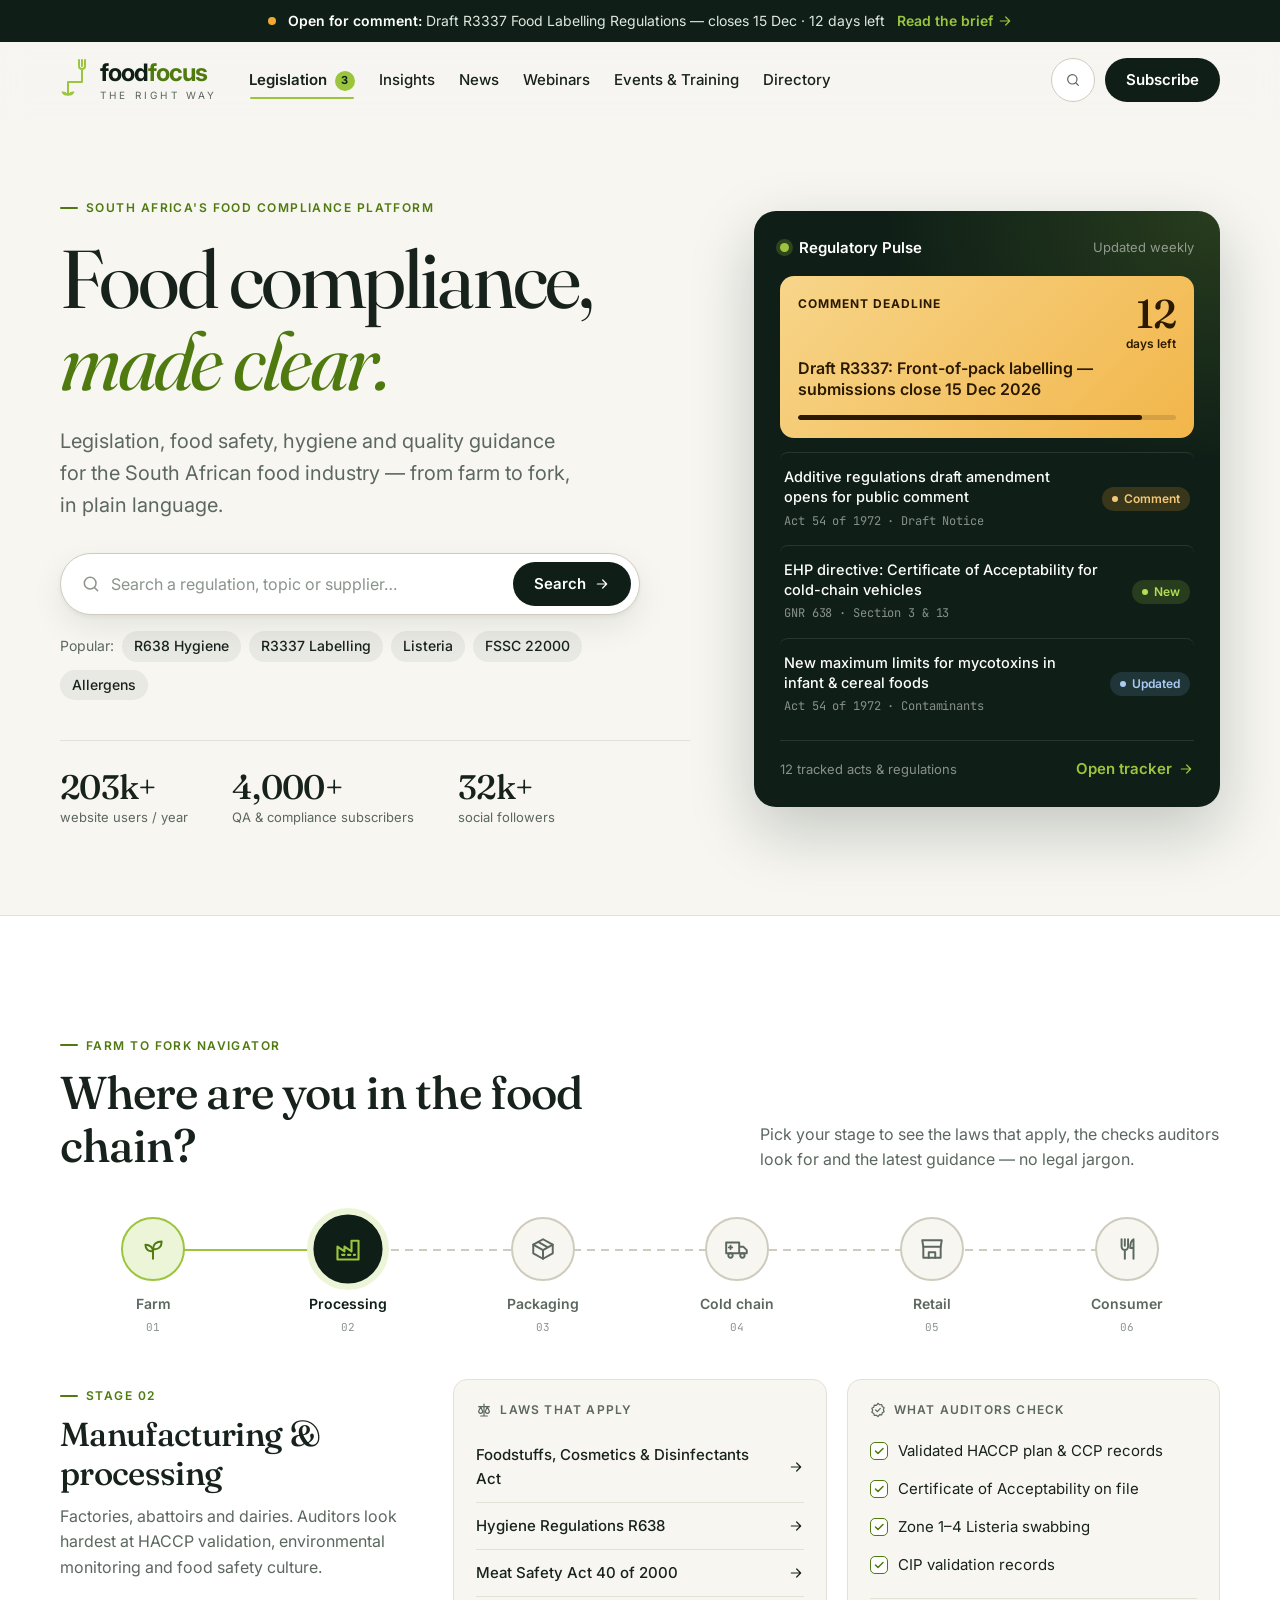
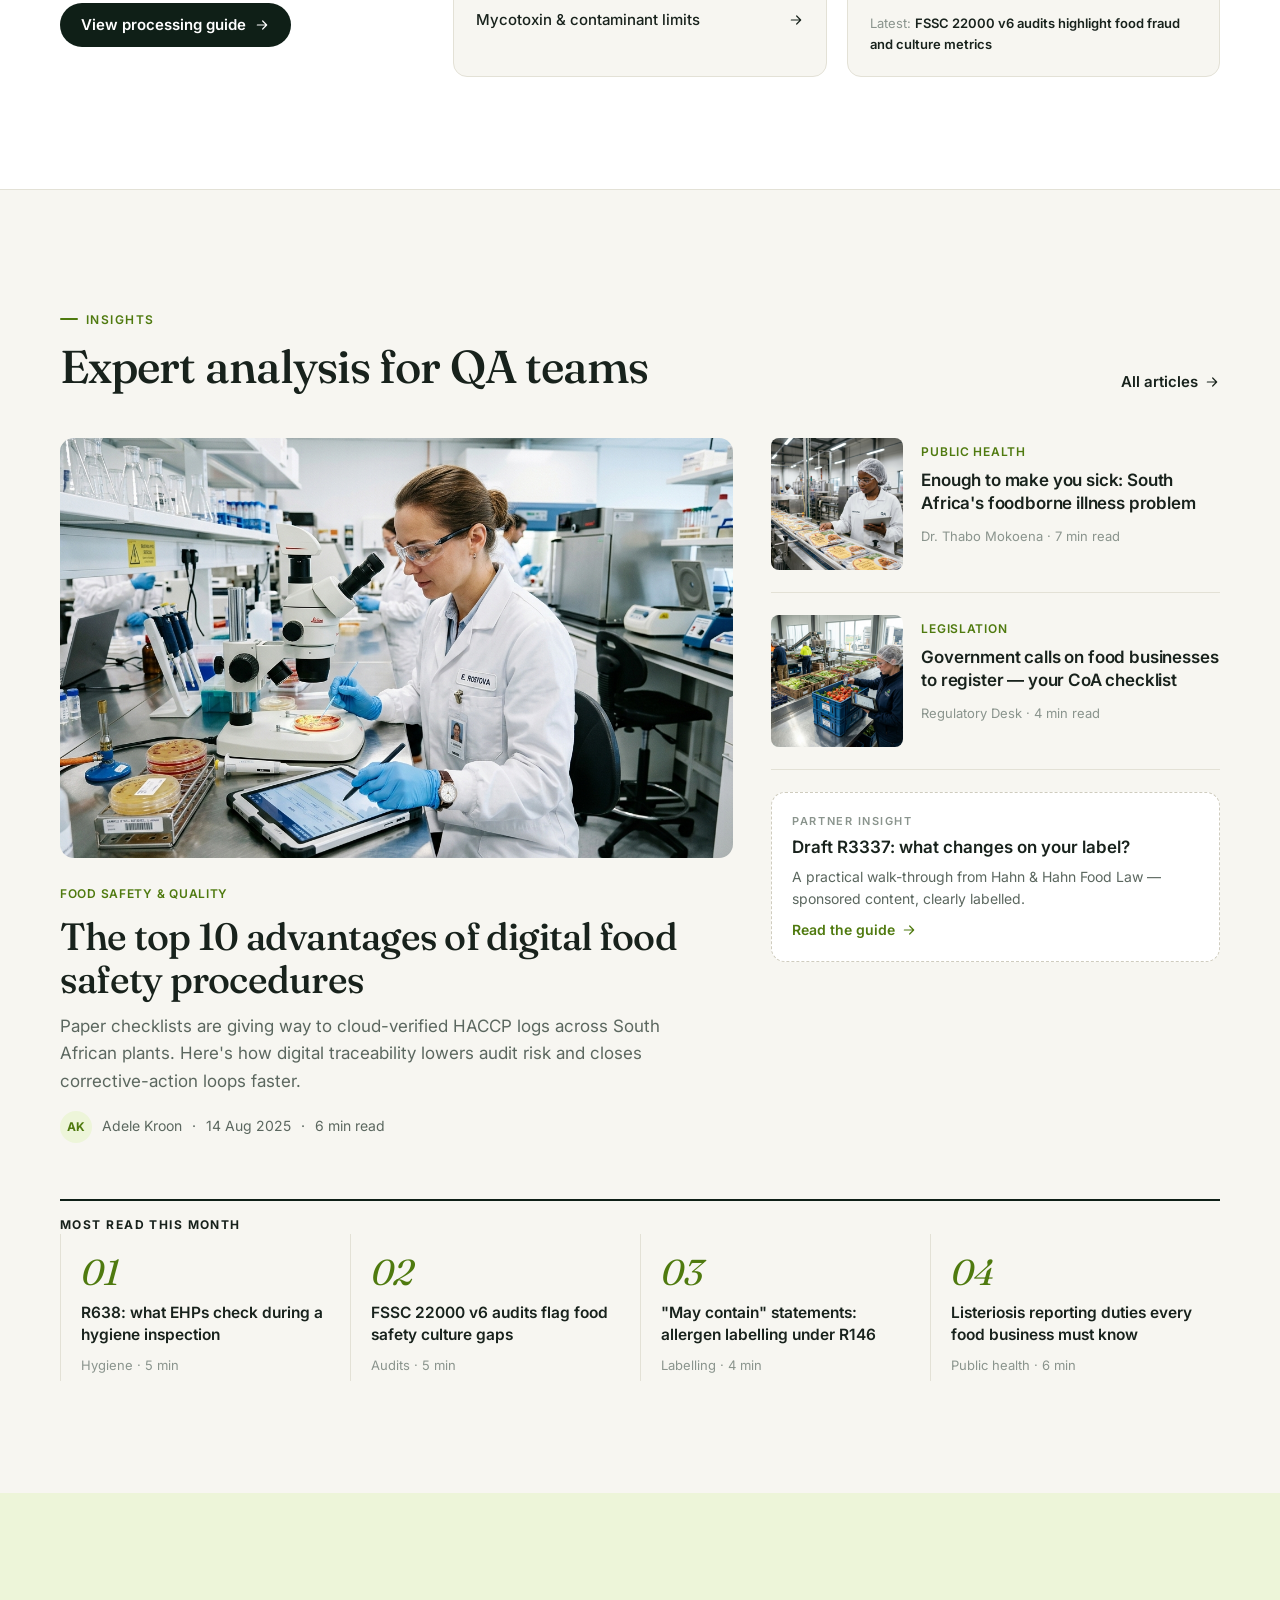
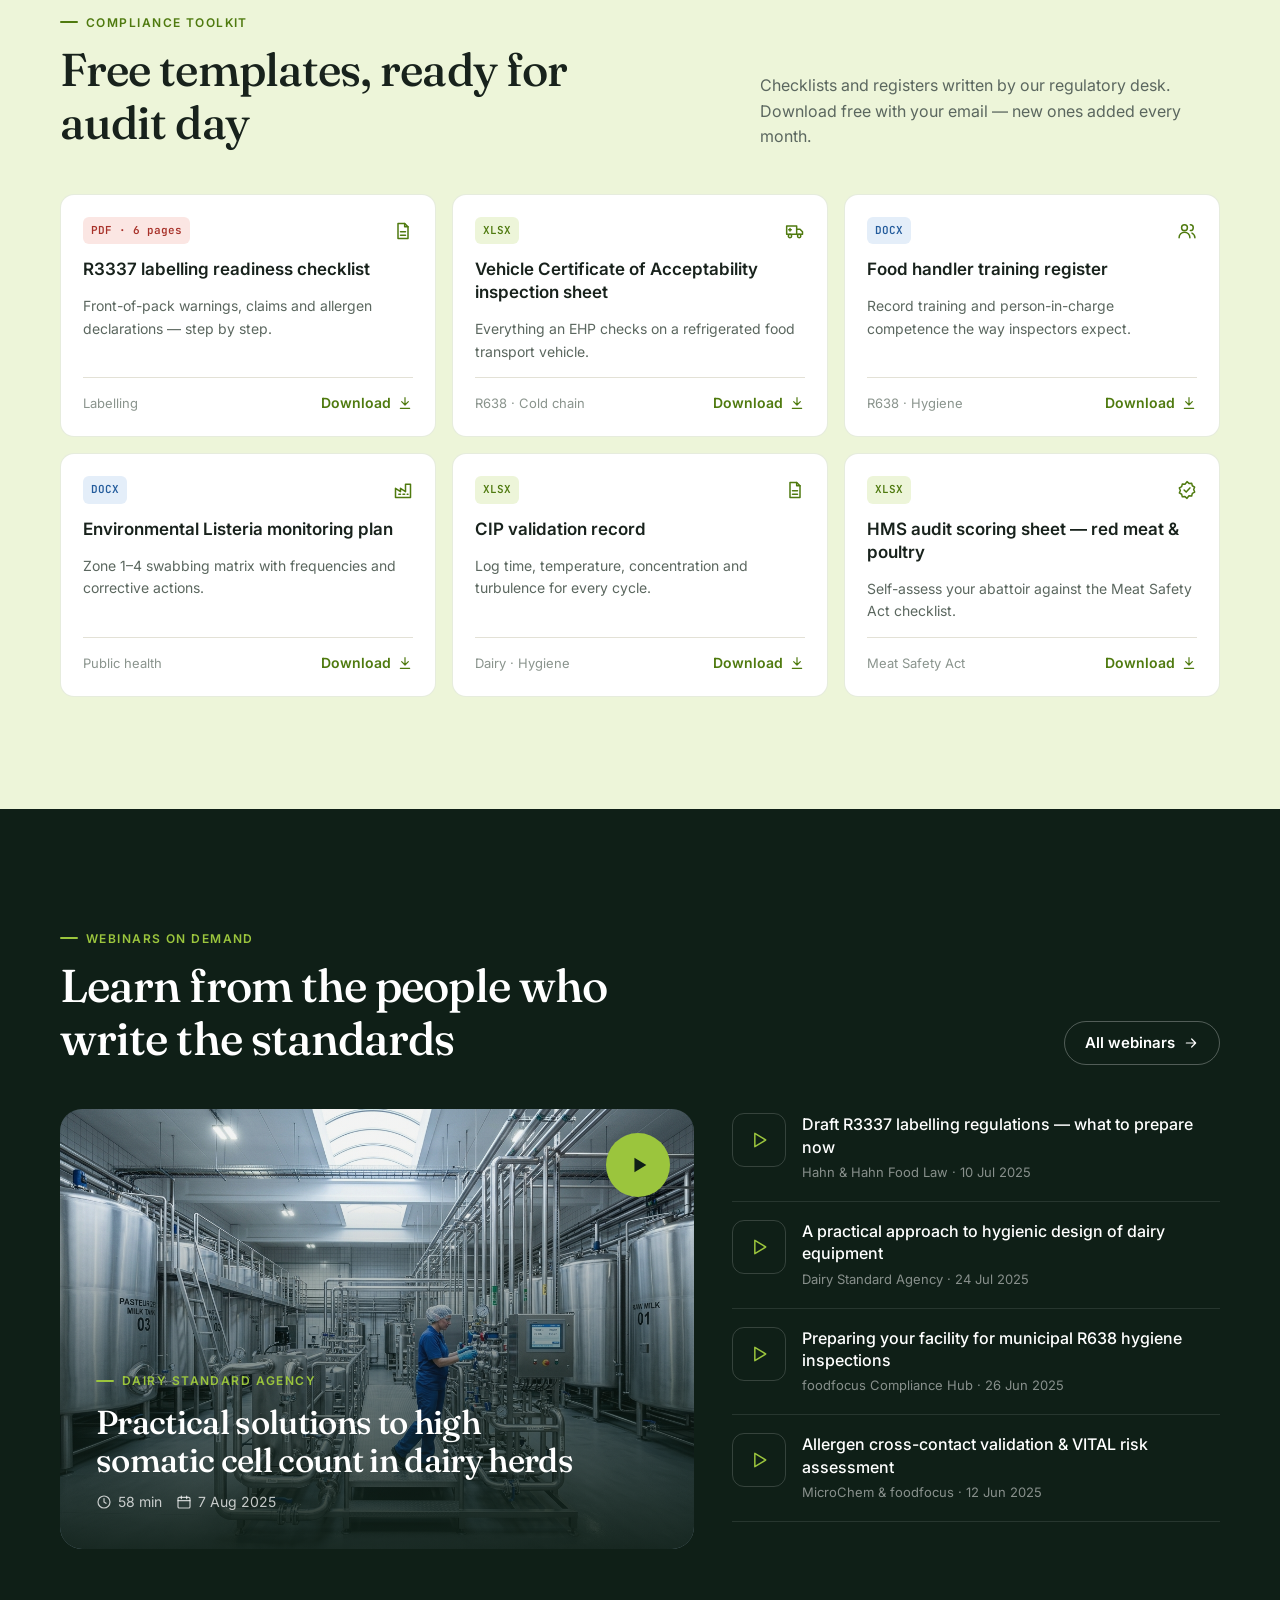
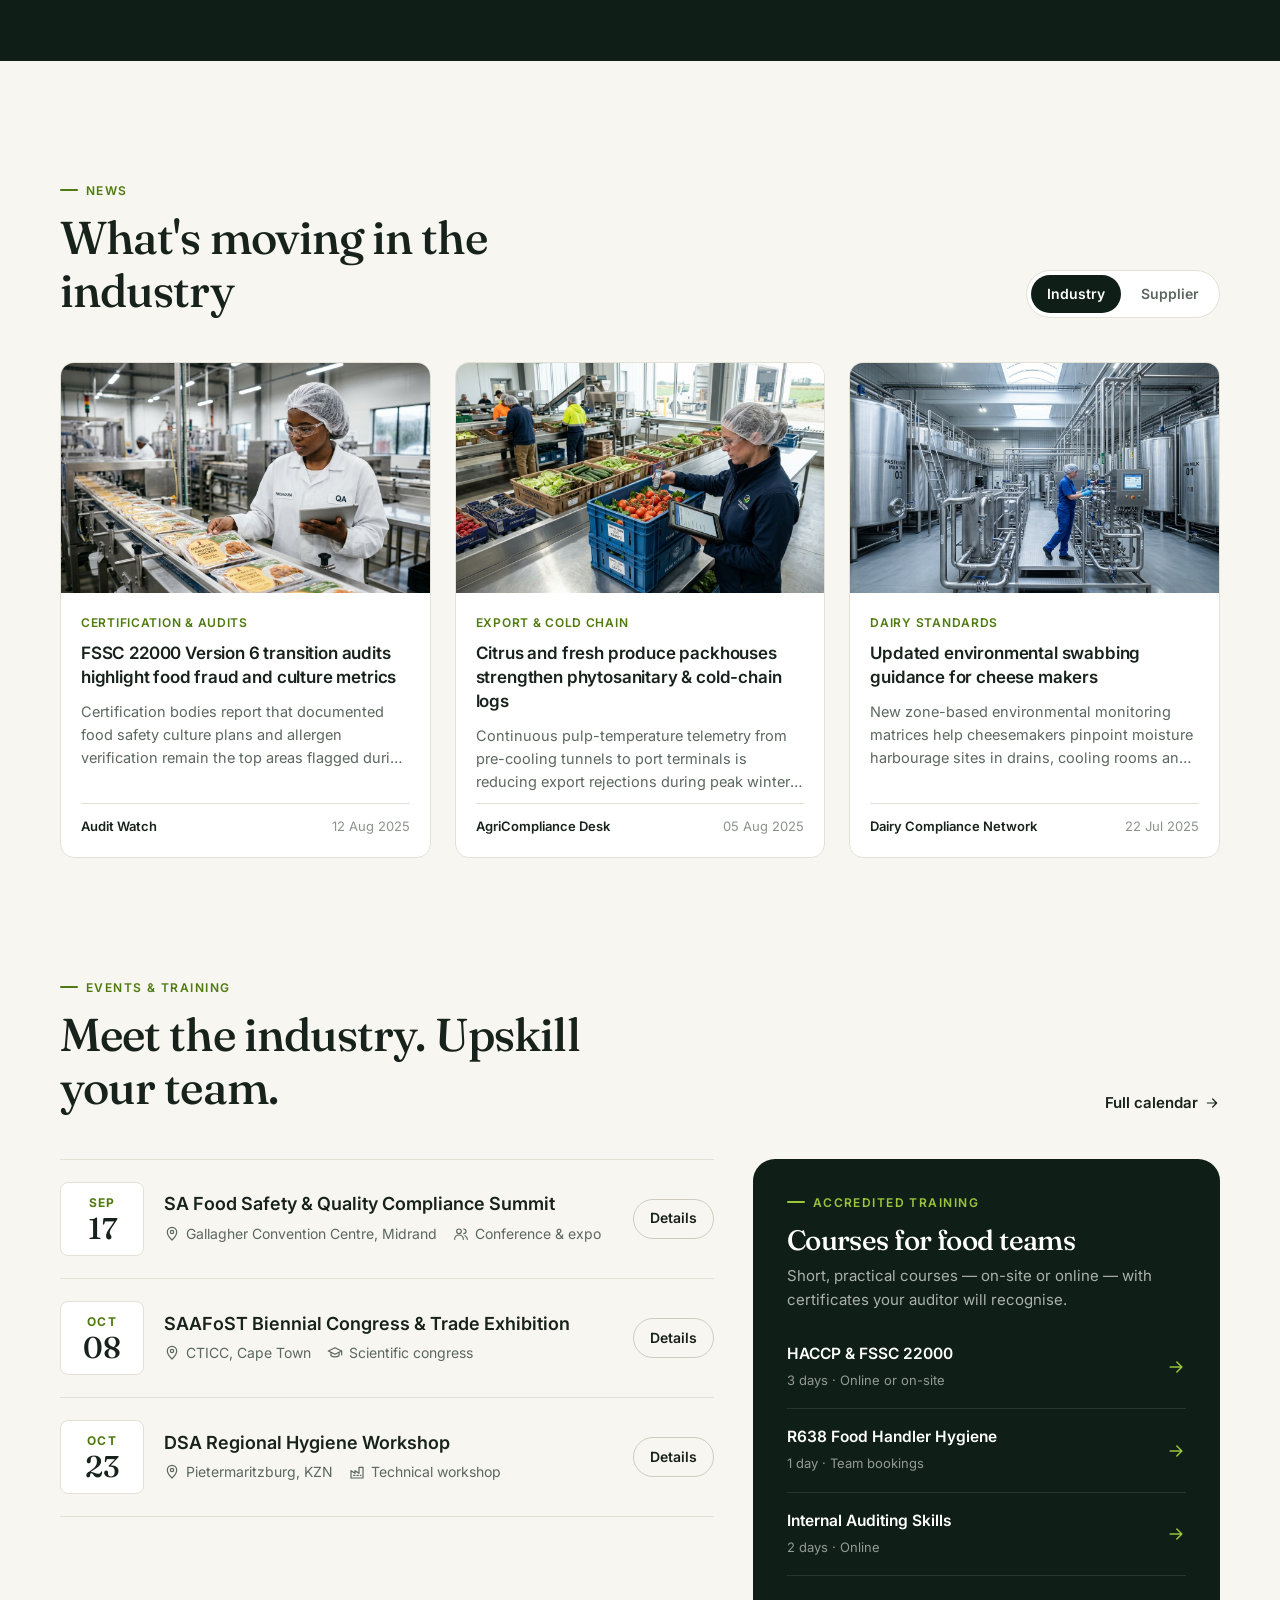
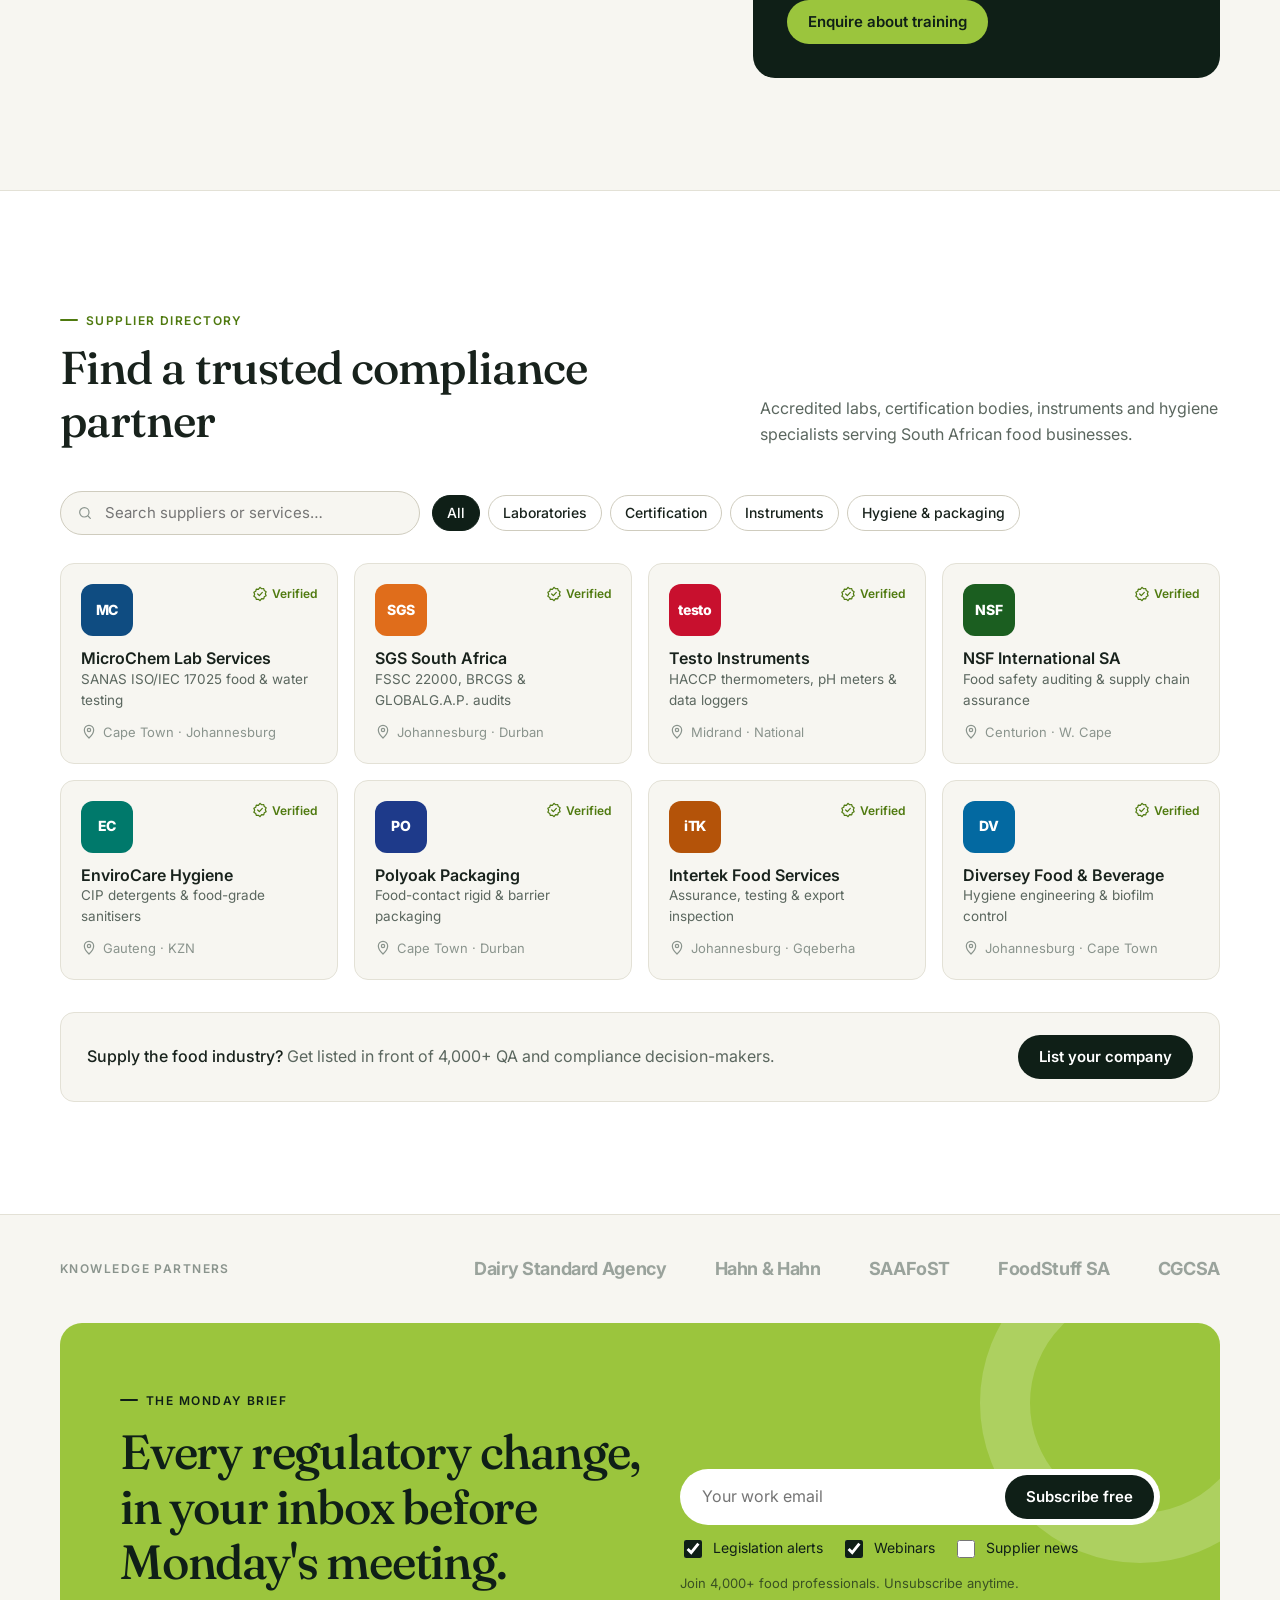
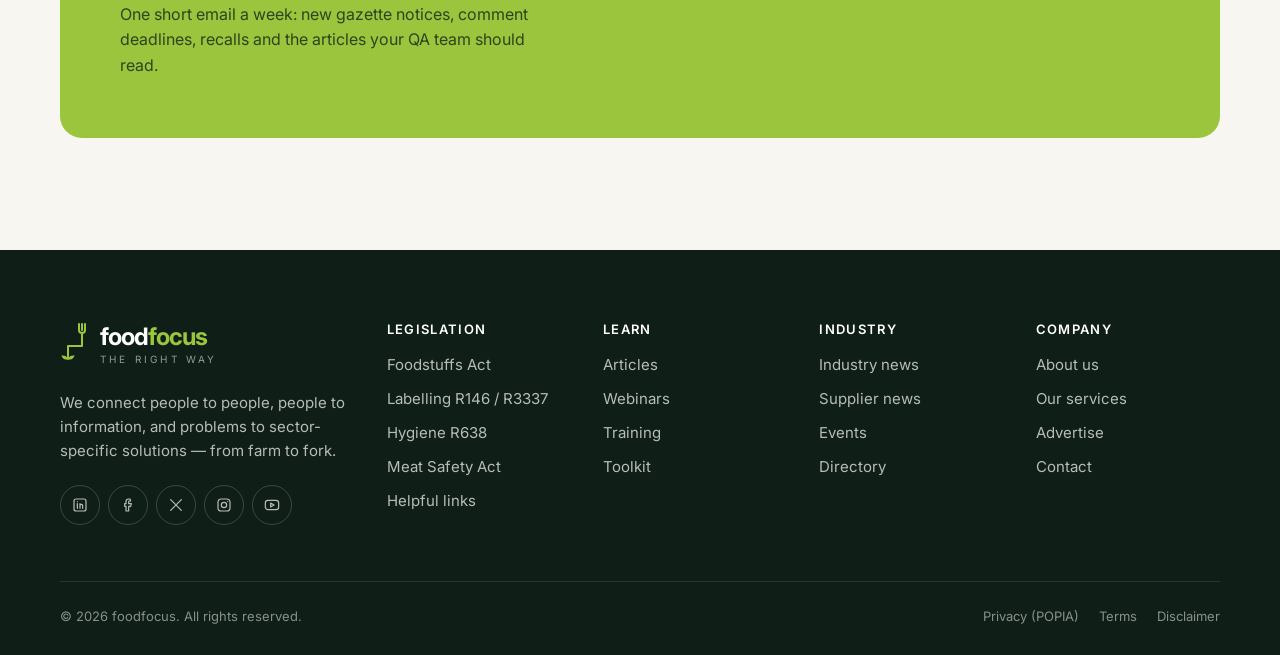
<file: redesign/index.html>
<!doctype html>
<html lang="en">
<head>
  <meta charset="UTF-8" />
  <meta name="viewport" content="width=device-width, initial-scale=1" />
  <title>foodfocus — Food compliance, made clear | Redesign concept</title>
  <meta name="description" content="South Africa's independent guide to food safety, legislation, hygiene and quality — from farm to fork." />
  <meta name="theme-color" content="#0f1f17" />
  <link rel="preconnect" href="https://fonts.googleapis.com" />
  <link rel="preconnect" href="https://fonts.gstatic.com" crossorigin />
  <link href="https://fonts.googleapis.com/css2?family=Fraunces:ital,opsz,wght@0,9..144,300..600;1,9..144,300..600&family=Inter:wght@400;500;600;700;800&family=JetBrains+Mono:wght@500;600&display=swap" rel="stylesheet" />
  <link rel="stylesheet" href="styles.css" />
</head>
<body>

<!-- ============ Icon sprite ============ -->
<svg width="0" height="0" style="position:absolute" aria-hidden="true">
  <symbol id="i-search" viewBox="0 0 24 24"><circle cx="11" cy="11" r="7"/><path d="m20 20-3.5-3.5"/></symbol>
  <symbol id="i-arrow" viewBox="0 0 24 24"><path d="M5 12h14M13 6l6 6-6 6"/></symbol>
  <symbol id="i-menu" viewBox="0 0 24 24"><path d="M4 7h16M4 12h16M4 17h10"/></symbol>
  <symbol id="i-x" viewBox="0 0 24 24"><path d="M6 6l12 12M18 6 6 18"/></symbol>
  <symbol id="i-sprout" viewBox="0 0 24 24"><path d="M12 21v-9"/><path d="M12 12c0-4 3-7 8-7 0 5-3 8-8 7Z"/><path d="M12 14c0-3-2.5-6-7-6 0 4 2.5 6.5 7 6Z"/></symbol>
  <symbol id="i-factory" viewBox="0 0 24 24"><path d="M3 21V10l6 4V10l6 4V5h6v16Z"/><path d="M7 17h2M12 17h2M17 17h1"/></symbol>
  <symbol id="i-package" viewBox="0 0 24 24"><path d="M21 8 12 3 3 8v8l9 5 9-5Z"/><path d="m3 8 9 5 9-5M12 13v8M7.5 5.5l9 5"/></symbol>
  <symbol id="i-truck" viewBox="0 0 24 24"><path d="M2 6h12v10H2zM14 10h4l3 3v3h-7"/><circle cx="6" cy="18" r="2"/><circle cx="17" cy="18" r="2"/><path d="M6 9v3M4.5 10.5h3"/></symbol>
  <symbol id="i-store" viewBox="0 0 24 24"><path d="M4 10v10h16V10"/><path d="M3 4h18l-1 6H4Z"/><path d="M9 20v-5h6v5"/></symbol>
  <symbol id="i-fork" viewBox="0 0 24 24"><path d="M7 3v7a3 3 0 0 0 3 3v8M10 3v6M13 3v7a3 3 0 0 1-3 3"/><path d="M18 21V3c-2 1-3 4-3 8h3"/></symbol>
  <symbol id="i-play" viewBox="0 0 24 24"><path d="M7 4v16l13-8Z"/></symbol>
  <symbol id="i-clock" viewBox="0 0 24 24"><circle cx="12" cy="12" r="9"/><path d="M12 7v5l3 2"/></symbol>
  <symbol id="i-cal" viewBox="0 0 24 24"><rect x="3" y="5" width="18" height="16" rx="2"/><path d="M3 10h18M8 3v4M16 3v4"/></symbol>
  <symbol id="i-pin" viewBox="0 0 24 24"><path d="M12 21s7-6.2 7-12a7 7 0 0 0-14 0c0 5.8 7 12 7 12Z"/><circle cx="12" cy="9" r="2.5"/></symbol>
  <symbol id="i-download" viewBox="0 0 24 24"><path d="M12 4v11M7 10l5 5 5-5M5 20h14"/></symbol>
  <symbol id="i-badge" viewBox="0 0 24 24"><path d="m12 2 2.4 2.1 3.2-.3.8 3.1 2.8 1.6-1.2 3 1.2 3-2.8 1.6-.8 3.1-3.2-.3L12 22l-2.4-2.1-3.2.3-.8-3.1-2.8-1.6 1.2-3-1.2-3 2.8-1.6.8-3.1 3.2.3Z"/><path d="m8.5 12 2.5 2.5 4.5-5"/></symbol>
  <symbol id="i-scale" viewBox="0 0 24 24"><path d="M12 3v18M7 21h10M4 7h16M7 7l-3 7a3 3 0 0 0 6 0ZM17 7l-3 7a3 3 0 0 0 6 0Z"/></symbol>
  <symbol id="i-doc" viewBox="0 0 24 24"><path d="M14 3H6v18h12V7Z"/><path d="M14 3v4h4M9 13h6M9 17h6"/></symbol>
  <symbol id="i-video" viewBox="0 0 24 24"><rect x="3" y="6" width="13" height="12" rx="2"/><path d="m16 10 5-3v10l-5-3"/></symbol>
  <symbol id="i-users" viewBox="0 0 24 24"><circle cx="9" cy="8" r="3.5"/><path d="M2.5 20a6.5 6.5 0 0 1 13 0"/><path d="M16 4.5a3.5 3.5 0 0 1 0 7M18 14.5a6.5 6.5 0 0 1 3.5 5.5"/></symbol>
  <symbol id="i-grad" viewBox="0 0 24 24"><path d="m2 9 10-5 10 5-10 5Z"/><path d="M6 11v5c3 2.5 9 2.5 12 0v-5M22 9v6"/></symbol>
  <symbol id="i-in" viewBox="0 0 24 24"><rect x="3" y="3" width="18" height="18" rx="3"/><path d="M8 10v7M8 7v.01M12 17v-4a2 2 0 0 1 4 0v4M12 10v7"/></symbol>
  <symbol id="i-fb" viewBox="0 0 24 24"><path d="M15 3h-2a4 4 0 0 0-4 4v3H7v4h2v7h4v-7h3l1-4h-4V7a1 1 0 0 1 1-1h2Z"/></symbol>
  <symbol id="i-xt" viewBox="0 0 24 24"><path d="M4 4l16 16M20 4 4 20" /></symbol>
  <symbol id="i-yt" viewBox="0 0 24 24"><rect x="2" y="5" width="20" height="14" rx="4"/><path d="m10 9 5 3-5 3Z"/></symbol>
  <symbol id="i-ig" viewBox="0 0 24 24"><rect x="3" y="3" width="18" height="18" rx="5"/><circle cx="12" cy="12" r="4"/><path d="M17.5 6.5v.01"/></symbol>
  <!-- Brand mark: the line from sprout (farm) to fork, taken from the foodfocus logo -->
  <symbol id="brand-mark" viewBox="0 0 30 44">
    <path d="M22 2v6M25 2v6M19 2v6M19 8a3 3 0 0 0 6 0M22 11v13H8v13" fill="none" stroke="#9bc53d" stroke-width="2" stroke-linecap="round" stroke-linejoin="round"/>
    <path d="M8 37c-1-3-4-4-6.5-3.5C2 36.5 5 38.5 8 37Z" fill="#9bc53d"/>
    <path d="M8 37c1-3 4-4 6.5-3.5C14 36.5 11 38.5 8 37Z" fill="#9bc53d"/>
  </symbol>
</svg>

<a class="skip-link" href="#main">Skip to content</a>

<!-- ============ Alert bar ============ -->
<div class="alert-bar" role="region" aria-label="Regulatory alert">
  <div class="container">
    <span class="alert-dot" aria-hidden="true"></span>
    <span><strong>Open for comment:</strong> Draft R3337 Food Labelling Regulations — <span data-countdown="2026-12-15" data-format="short">closes 15 Dec</span></span>
    <a href="#pulse">Read the brief <svg class="icon icon-s"><use href="#i-arrow"/></svg></a>
  </div>
</div>

<!-- ============ Header ============ -->
<header class="site-header" id="top">
  <div class="container header-inner">
    <a href="#top" class="brand" aria-label="foodfocus — The Right Way, home">
      <svg class="brand-mark" aria-hidden="true"><use href="#brand-mark"/></svg>
      <span class="brand-text">
        <span class="brand-name">food<span>focus</span></span>
        <span class="brand-tag">The right way</span>
      </span>
    </a>

    <nav class="main-nav" aria-label="Main">
      <a href="#pulse" class="active">Legislation <span class="nav-count" title="Updates this month">3</span></a>
      <a href="#insights">Insights</a>
      <a href="#news">News</a>
      <a href="#webinars">Webinars</a>
      <a href="#events">Events &amp; Training</a>
      <a href="#directory">Directory</a>
    </nav>

    <div class="header-actions">
      <button class="search-trigger" type="button" data-open-search aria-label="Search foodfocus">
        <svg class="icon icon-s"><use href="#i-search"/></svg>
        <span class="label">Search R638, HACCP…</span>
        <kbd>/</kbd>
      </button>
      <a href="#subscribe" class="btn btn-primary">Subscribe</a>
      <button class="menu-toggle" type="button" aria-label="Open menu" aria-expanded="false" data-open-menu>
        <svg class="icon"><use href="#i-menu"/></svg>
      </button>
    </div>
  </div>
</header>

<!-- Mobile drawer -->
<div class="drawer" id="drawer" aria-hidden="true">
  <div class="drawer-backdrop" data-close-menu></div>
  <div class="drawer-panel" role="dialog" aria-modal="true" aria-label="Menu">
    <div class="drawer-top">
      <a href="#top" class="brand" data-close-menu>
        <svg class="brand-mark" aria-hidden="true"><use href="#brand-mark"/></svg>
        <span class="brand-text"><span class="brand-name">food<span>focus</span></span></span>
      </a>
      <button class="menu-toggle" style="display:inline-flex" type="button" aria-label="Close menu" data-close-menu>
        <svg class="icon"><use href="#i-x"/></svg>
      </button>
    </div>
    <nav aria-label="Mobile">
      <a href="#pulse" data-close-menu>Legislation <span class="nav-count">3</span></a>
      <a href="#insights" data-close-menu>Insights</a>
      <a href="#news" data-close-menu>News</a>
      <a href="#webinars" data-close-menu>Webinars</a>
      <a href="#events" data-close-menu>Events &amp; Training</a>
      <a href="#directory" data-close-menu>Supplier Directory</a>
    </nav>
    <div class="drawer-foot">
      <button class="btn btn-ghost" type="button" data-open-search data-close-menu><svg class="icon icon-s"><use href="#i-search"/></svg> Search</button>
      <a href="#subscribe" class="btn btn-primary" data-close-menu>Get the Monday Brief</a>
      <div class="drawer-links"><a href="#">About</a><a href="#">Advertise</a><a href="#">Our services</a><a href="#">Contact</a></div>
    </div>
  </div>
</div>

<main id="main">

  <!-- ============ Hero ============ -->
  <section class="hero">
    <div class="container hero-grid">
      <div>
        <span class="eyebrow">South Africa's food compliance platform</span>
        <h1>Food compliance, <em>made&nbsp;clear.</em></h1>
        <p class="hero-lede">Legislation, food safety, hygiene and quality guidance for the South African food industry — from farm to fork, in plain language.</p>

        <div class="hero-search">
          <form data-hero-search role="search">
            <svg class="icon" style="color:var(--faint)"><use href="#i-search"/></svg>
            <label for="hero-q" class="sr-only">Search regulations, articles and suppliers</label>
            <input id="hero-q" type="search" placeholder="Search a regulation, topic or supplier…" autocomplete="off" />
            <button class="btn btn-primary" type="submit"><span class="label">Search</span><svg class="icon icon-s"><use href="#i-arrow"/></svg></button>
          </form>
          <div class="quick-topics">
            <span>Popular:</span>
            <a href="#" data-quick="R638">R638 Hygiene</a>
            <a href="#" data-quick="R3337">R3337 Labelling</a>
            <a href="#" data-quick="Listeria">Listeria</a>
            <a href="#" data-quick="FSSC">FSSC 22000</a>
            <a href="#" data-quick="allergen">Allergens</a>
          </div>
        </div>

        <div class="hero-proof">
          <div><strong>203k+</strong><span>website users / year</span></div>
          <div><strong>4,000+</strong><span>QA &amp; compliance subscribers</span></div>
          <div><strong>32k+</strong><span>social followers</span></div>
        </div>
      </div>

      <!-- Regulatory Pulse -->
      <aside class="pulse on-dark" id="pulse" aria-labelledby="pulse-title">
        <div class="pulse-head">
          <h2 id="pulse-title"><span class="live-dot" aria-hidden="true"></span>Regulatory Pulse</h2>
          <span class="meta">Updated weekly</span>
        </div>

        <a href="#" class="deadline-card">
          <div class="deadline-row">
            <span class="deadline-label">Comment deadline</span>
            <div class="deadline-days" data-countdown="2026-12-15" data-format="big" data-start="2026-08-15">
              <strong>—</strong><span>days left</span>
            </div>
          </div>
          <h3>Draft R3337: Front-of-pack labelling — submissions close 15 Dec 2026</h3>
          <div class="deadline-bar" aria-hidden="true"><span data-deadline-bar style="width:70%"></span></div>
        </a>

        <ul class="pulse-list">
          <li><a href="#">
            <h3>Additive regulations draft amendment opens for public comment</h3>
            <span class="mono">Act 54 of 1972 · Draft Notice</span>
            <span class="pill pill-comment" style="background:rgba(240,168,48,.18);color:#f5c878">Comment</span>
          </a></li>
          <li><a href="#">
            <h3>EHP directive: Certificate of Acceptability for cold-chain vehicles</h3>
            <span class="mono">GNR 638 · Section 3 &amp; 13</span>
            <span class="pill pill-new">New</span>
          </a></li>
          <li><a href="#">
            <h3>New maximum limits for mycotoxins in infant &amp; cereal foods</h3>
            <span class="mono">Act 54 of 1972 · Contaminants</span>
            <span class="pill pill-updated">Updated</span>
          </a></li>
        </ul>

        <div class="pulse-foot">
          <span class="meta" style="color:rgba(255,255,255,.5)">12 tracked acts &amp; regulations</span>
          <a href="#" class="link-arrow">Open tracker <svg class="icon icon-s"><use href="#i-arrow"/></svg></a>
        </div>
      </aside>
    </div>
  </section>

  <!-- ============ Farm to Fork navigator ============ -->
  <section class="section journey" id="journey" aria-labelledby="journey-title">
    <div class="container">
      <div class="section-head reveal">
        <div>
          <span class="eyebrow">Farm to fork navigator</span>
          <h2 id="journey-title">Where are you in the food chain?</h2>
        </div>
        <p>Pick your stage to see the laws that apply, the checks auditors look for and the latest guidance — no legal jargon.</p>
      </div>

      <div class="journey-track reveal" role="tablist" aria-label="Food chain stage">
        <span class="journey-progress" aria-hidden="true"></span>
        <!-- stages rendered by script.js -->
      </div>

      <div class="journey-panel" id="journey-panel" role="tabpanel" aria-live="polite"></div>
    </div>
  </section>

  <!-- ============ Insights ============ -->
  <section class="section" id="insights" aria-labelledby="insights-title">
    <div class="container">
      <div class="section-head reveal">
        <div>
          <span class="eyebrow">Insights</span>
          <h2 id="insights-title">Expert analysis for QA teams</h2>
        </div>
        <a href="#" class="link-arrow">All articles <svg class="icon icon-s"><use href="#i-arrow"/></svg></a>
      </div>

      <div class="insights-grid">
        <article class="lead-story reveal">
          <a href="#" class="card-link" aria-hidden="true" tabindex="-1">
            <div class="img-frame"><img src="assets/lab.jpg" alt="" loading="lazy" /></div>
          </a>
          <span class="tag">Food Safety &amp; Quality</span>
          <h3><a href="#">The top 10 advantages of digital food safety procedures</a></h3>
          <p>Paper checklists are giving way to cloud-verified HACCP logs across South African plants. Here's how digital traceability lowers audit risk and closes corrective-action loops faster.</p>
          <div class="byline"><span class="avatar">AK</span> Adele Kroon <span aria-hidden="true">·</span> 14 Aug 2025 <span aria-hidden="true">·</span> 6 min read</div>
        </article>

        <div class="side-stories">
          <article class="story reveal">
            <a href="#" class="card-link" aria-hidden="true" tabindex="-1"><div class="img-frame"><img src="assets/factory.jpg" alt="" loading="lazy" /></div></a>
            <div>
              <span class="tag">Public Health</span>
              <h3><a href="#">Enough to make you sick: South Africa's foodborne illness problem</a></h3>
              <span class="meta">Dr. Thabo Mokoena · 7 min read</span>
            </div>
          </article>
          <article class="story reveal">
            <a href="#" class="card-link" aria-hidden="true" tabindex="-1"><div class="img-frame"><img src="assets/packhouse.jpg" alt="" loading="lazy" /></div></a>
            <div>
              <span class="tag">Legislation</span>
              <h3><a href="#">Government calls on food businesses to register — your CoA checklist</a></h3>
              <span class="meta">Regulatory Desk · 4 min read</span>
            </div>
          </article>
          <div class="partner-note reveal">
            <span class="label">Partner insight</span>
            <h4>Draft R3337: what changes on your label?</h4>
            <p>A practical walk-through from Hahn &amp; Hahn Food Law — sponsored content, clearly labelled.</p>
            <a href="#" class="link-arrow" style="font-size:14px;color:var(--lime-deep)">Read the guide <svg class="icon icon-s"><use href="#i-arrow"/></svg></a>
          </div>
        </div>
      </div>

      <ol class="most-read reveal">
        <li class="most-read-title">Most read this month</li>
        <li><a href="#"><span class="num">01</span><h4>R638: what EHPs check during a hygiene inspection</h4><span class="meta">Hygiene · 5 min</span></a></li>
        <li><a href="#"><span class="num">02</span><h4>FSSC 22000 v6 audits flag food safety culture gaps</h4><span class="meta">Audits · 5 min</span></a></li>
        <li><a href="#"><span class="num">03</span><h4>"May contain" statements: allergen labelling under R146</h4><span class="meta">Labelling · 4 min</span></a></li>
        <li><a href="#"><span class="num">04</span><h4>Listeriosis reporting duties every food business must know</h4><span class="meta">Public health · 6 min</span></a></li>
      </ol>
    </div>
  </section>

  <!-- ============ Toolkit ============ -->
  <section class="section toolkit" id="toolkit" aria-labelledby="toolkit-title">
    <div class="container">
      <div class="section-head reveal">
        <div>
          <span class="eyebrow">Compliance toolkit</span>
          <h2 id="toolkit-title">Free templates, ready for audit day</h2>
        </div>
        <p>Checklists and registers written by our regulatory desk. Download free with your email — new ones added every month.</p>
      </div>

      <div class="toolkit-grid">
        <a href="#" class="tool reveal" data-download>
          <div class="tool-top"><span class="file-badge file-pdf">PDF · 6 pages</span><svg class="icon" style="color:var(--lime-deep)"><use href="#i-doc"/></svg></div>
          <h3>R3337 labelling readiness checklist</h3>
          <p>Front-of-pack warnings, claims and allergen declarations — step by step.</p>
          <div class="tool-foot"><span class="meta">Labelling</span><span class="link-arrow">Download <svg class="icon icon-s"><use href="#i-download"/></svg></span></div>
        </a>
        <a href="#" class="tool reveal" data-download>
          <div class="tool-top"><span class="file-badge file-xlsx">XLSX</span><svg class="icon" style="color:var(--lime-deep)"><use href="#i-truck"/></svg></div>
          <h3>Vehicle Certificate of Acceptability inspection sheet</h3>
          <p>Everything an EHP checks on a refrigerated food transport vehicle.</p>
          <div class="tool-foot"><span class="meta">R638 · Cold chain</span><span class="link-arrow">Download <svg class="icon icon-s"><use href="#i-download"/></svg></span></div>
        </a>
        <a href="#" class="tool reveal" data-download>
          <div class="tool-top"><span class="file-badge file-docx">DOCX</span><svg class="icon" style="color:var(--lime-deep)"><use href="#i-users"/></svg></div>
          <h3>Food handler training register</h3>
          <p>Record training and person-in-charge competence the way inspectors expect.</p>
          <div class="tool-foot"><span class="meta">R638 · Hygiene</span><span class="link-arrow">Download <svg class="icon icon-s"><use href="#i-download"/></svg></span></div>
        </a>
        <a href="#" class="tool reveal" data-download>
          <div class="tool-top"><span class="file-badge file-docx">DOCX</span><svg class="icon" style="color:var(--lime-deep)"><use href="#i-factory"/></svg></div>
          <h3>Environmental Listeria monitoring plan</h3>
          <p>Zone 1–4 swabbing matrix with frequencies and corrective actions.</p>
          <div class="tool-foot"><span class="meta">Public health</span><span class="link-arrow">Download <svg class="icon icon-s"><use href="#i-download"/></svg></span></div>
        </a>
        <a href="#" class="tool reveal" data-download>
          <div class="tool-top"><span class="file-badge file-xlsx">XLSX</span><svg class="icon" style="color:var(--lime-deep)"><use href="#i-doc"/></svg></div>
          <h3>CIP validation record</h3>
          <p>Log time, temperature, concentration and turbulence for every cycle.</p>
          <div class="tool-foot"><span class="meta">Dairy · Hygiene</span><span class="link-arrow">Download <svg class="icon icon-s"><use href="#i-download"/></svg></span></div>
        </a>
        <a href="#" class="tool reveal" data-download>
          <div class="tool-top"><span class="file-badge file-xlsx">XLSX</span><svg class="icon" style="color:var(--lime-deep)"><use href="#i-badge"/></svg></div>
          <h3>HMS audit scoring sheet — red meat &amp; poultry</h3>
          <p>Self-assess your abattoir against the Meat Safety Act checklist.</p>
          <div class="tool-foot"><span class="meta">Meat Safety Act</span><span class="link-arrow">Download <svg class="icon icon-s"><use href="#i-download"/></svg></span></div>
        </a>
      </div>
    </div>
  </section>

  <!-- ============ Webinars ============ -->
  <section class="section webinars on-dark" id="webinars" aria-labelledby="web-title">
    <div class="container">
      <div class="section-head reveal">
        <div>
          <span class="eyebrow">Webinars on demand</span>
          <h2 id="web-title">Learn from the people who write the standards</h2>
        </div>
        <a href="#" class="btn btn-ghost">All webinars <svg class="icon icon-s"><use href="#i-arrow"/></svg></a>
      </div>

      <div class="web-grid">
        <a href="#" class="web-feature reveal">
          <img src="assets/dairy.jpg" alt="" loading="lazy" />
          <span class="play" aria-hidden="true"><svg class="icon"><use href="#i-play"/></svg></span>
          <div class="web-feature-body">
            <span class="eyebrow">Dairy Standard Agency</span>
            <h3>Practical solutions to high somatic cell count in dairy herds</h3>
            <div class="web-meta">
              <span><svg class="icon icon-s"><use href="#i-clock"/></svg> 58 min</span>
              <span><svg class="icon icon-s"><use href="#i-cal"/></svg> 7 Aug 2025</span>
            </div>
          </div>
        </a>

        <ul class="web-list">
          <li class="reveal"><a href="#">
            <span class="web-thumb"><svg class="icon"><use href="#i-play"/></svg></span>
            <div><h3>Draft R3337 labelling regulations — what to prepare now</h3><span class="meta">Hahn &amp; Hahn Food Law · 10 Jul 2025</span></div>
          </a></li>
          <li class="reveal"><a href="#">
            <span class="web-thumb"><svg class="icon"><use href="#i-play"/></svg></span>
            <div><h3>A practical approach to hygienic design of dairy equipment</h3><span class="meta">Dairy Standard Agency · 24 Jul 2025</span></div>
          </a></li>
          <li class="reveal"><a href="#">
            <span class="web-thumb"><svg class="icon"><use href="#i-play"/></svg></span>
            <div><h3>Preparing your facility for municipal R638 hygiene inspections</h3><span class="meta">foodfocus Compliance Hub · 26 Jun 2025</span></div>
          </a></li>
          <li class="reveal"><a href="#">
            <span class="web-thumb"><svg class="icon"><use href="#i-play"/></svg></span>
            <div><h3>Allergen cross-contact validation &amp; VITAL risk assessment</h3><span class="meta">MicroChem &amp; foodfocus · 12 Jun 2025</span></div>
          </a></li>
        </ul>
      </div>
    </div>
  </section>

  <!-- ============ News ============ -->
  <section class="section" id="news" aria-labelledby="news-title">
    <div class="container">
      <div class="section-head reveal">
        <div>
          <span class="eyebrow">News</span>
          <h2 id="news-title">What's moving in the industry</h2>
        </div>
        <div class="tabs" role="tablist" aria-label="News type">
          <button class="tab" role="tab" aria-selected="true" data-news="industry">Industry</button>
          <button class="tab" role="tab" aria-selected="false" data-news="supplier">Supplier</button>
        </div>
      </div>
      <div class="news-grid" id="news-grid"></div>
    </div>
  </section>

  <!-- ============ Events & training ============ -->
  <section class="section" id="events" aria-labelledby="events-title" style="padding-top:0">
    <div class="container">
      <div class="section-head reveal">
        <div>
          <span class="eyebrow">Events &amp; training</span>
          <h2 id="events-title">Meet the industry. Upskill your team.</h2>
        </div>
        <a href="#" class="link-arrow">Full calendar <svg class="icon icon-s"><use href="#i-arrow"/></svg></a>
      </div>

      <div class="events-grid">
        <div>
          <article class="event reveal">
            <div class="date-block"><div class="m">Sep</div><div class="d">17</div></div>
            <div>
              <h3>SA Food Safety &amp; Quality Compliance Summit</h3>
              <div class="event-info"><span><svg class="icon icon-s"><use href="#i-pin"/></svg> Gallagher Convention Centre, Midrand</span><span><svg class="icon icon-s"><use href="#i-users"/></svg> Conference &amp; expo</span></div>
            </div>
            <a href="#" class="btn btn-ghost">Details</a>
          </article>
          <article class="event reveal">
            <div class="date-block"><div class="m">Oct</div><div class="d">08</div></div>
            <div>
              <h3>SAAFoST Biennial Congress &amp; Trade Exhibition</h3>
              <div class="event-info"><span><svg class="icon icon-s"><use href="#i-pin"/></svg> CTICC, Cape Town</span><span><svg class="icon icon-s"><use href="#i-grad"/></svg> Scientific congress</span></div>
            </div>
            <a href="#" class="btn btn-ghost">Details</a>
          </article>
          <article class="event reveal">
            <div class="date-block"><div class="m">Oct</div><div class="d">23</div></div>
            <div>
              <h3>DSA Regional Hygiene Workshop</h3>
              <div class="event-info"><span><svg class="icon icon-s"><use href="#i-pin"/></svg> Pietermaritzburg, KZN</span><span><svg class="icon icon-s"><use href="#i-factory"/></svg> Technical workshop</span></div>
            </div>
            <a href="#" class="btn btn-ghost">Details</a>
          </article>
        </div>

        <aside class="training on-dark reveal">
          <span class="eyebrow">Accredited training</span>
          <h3>Courses for food teams</h3>
          <p>Short, practical courses — on-site or online — with certificates your auditor will recognise.</p>
          <div style="margin-top:14px">
            <a href="#" class="course"><div><strong>HACCP &amp; FSSC 22000</strong><span>3 days · Online or on-site</span></div><svg class="icon"><use href="#i-arrow"/></svg></a>
            <a href="#" class="course"><div><strong>R638 Food Handler Hygiene</strong><span>1 day · Team bookings</span></div><svg class="icon"><use href="#i-arrow"/></svg></a>
            <a href="#" class="course"><div><strong>Internal Auditing Skills</strong><span>2 days · Online</span></div><svg class="icon"><use href="#i-arrow"/></svg></a>
          </div>
          <a href="#" class="btn btn-lime">Enquire about training</a>
        </aside>
      </div>
    </div>
  </section>

  <!-- ============ Directory ============ -->
  <section class="section directory" id="directory" aria-labelledby="dir-title">
    <div class="container">
      <div class="section-head reveal">
        <div>
          <span class="eyebrow">Supplier directory</span>
          <h2 id="dir-title">Find a trusted compliance partner</h2>
        </div>
        <p>Accredited labs, certification bodies, instruments and hygiene specialists serving South African food businesses.</p>
      </div>

      <div class="dir-tools reveal">
        <label class="dir-search">
          <svg class="icon icon-s" style="color:var(--faint)"><use href="#i-search"/></svg>
          <span class="sr-only">Search suppliers</span>
          <input type="search" id="dir-q" placeholder="Search suppliers or services…" autocomplete="off" />
        </label>
        <div class="dir-chips" id="dir-chips" role="group" aria-label="Filter by category"></div>
      </div>

      <div class="dir-grid" id="dir-grid"></div>

      <div class="dir-cta reveal">
        <p>Supply the food industry? <span>Get listed in front of 4,000+ QA and compliance decision-makers.</span></p>
        <a href="#" class="btn btn-primary">List your company</a>
      </div>
    </div>
  </section>

  <!-- ============ Partners ============ -->
  <section class="partners" aria-label="Knowledge partners">
    <div class="container">
      <span class="partners-label">Knowledge partners</span>
      <div class="partner-logos">
        <span>Dairy Standard Agency</span>
        <span>Hahn &amp; Hahn</span>
        <span>SAAFoST</span>
        <span>FoodStuff SA</span>
        <span>CGCSA</span>
      </div>
    </div>
  </section>

  <!-- ============ Newsletter ============ -->
  <section class="newsletter" id="subscribe" aria-labelledby="nl-title">
    <div class="container">
      <div class="newsletter-card reveal">
        <div>
          <span class="eyebrow">The Monday Brief</span>
          <h2 id="nl-title">Every regulatory change, in your inbox before Monday's meeting.</h2>
          <p>One short email a week: new gazette notices, comment deadlines, recalls and the articles your QA team should read.</p>
        </div>
        <form class="nl-form" data-newsletter>
          <div class="nl-row">
            <label for="nl-email" class="sr-only">Work email</label>
            <input id="nl-email" type="email" required placeholder="Your work email" autocomplete="email" />
            <button class="btn btn-primary" type="submit">Subscribe free</button>
          </div>
          <fieldset class="nl-options" style="border:0;padding:0;margin:0">
            <legend class="sr-only">Topics</legend>
            <label><input type="checkbox" checked /> Legislation alerts</label>
            <label><input type="checkbox" checked /> Webinars</label>
            <label><input type="checkbox" /> Supplier news</label>
          </fieldset>
          <span class="nl-note">Join 4,000+ food professionals. Unsubscribe anytime.</span>
          <div class="nl-success" role="status">You're in. Your first Monday Brief arrives next week.</div>
        </form>
      </div>
    </div>
  </section>
</main>

<!-- ============ Footer ============ -->
<footer class="site-footer on-dark">
  <div class="container">
    <div class="footer-grid">
      <div class="footer-about">
        <a href="#top" class="brand">
          <svg class="brand-mark" aria-hidden="true"><use href="#brand-mark"/></svg>
          <span class="brand-text"><span class="brand-name">food<span>focus</span></span><span class="brand-tag">The right way</span></span>
        </a>
        <p>We connect people to people, people to information, and problems to sector-specific solutions — from farm to fork.</p>
        <div class="social">
          <a href="#" aria-label="LinkedIn"><svg class="icon icon-s"><use href="#i-in"/></svg></a>
          <a href="#" aria-label="Facebook"><svg class="icon icon-s"><use href="#i-fb"/></svg></a>
          <a href="#" aria-label="X"><svg class="icon icon-s"><use href="#i-xt"/></svg></a>
          <a href="#" aria-label="Instagram"><svg class="icon icon-s"><use href="#i-ig"/></svg></a>
          <a href="#" aria-label="YouTube"><svg class="icon icon-s"><use href="#i-yt"/></svg></a>
        </div>
      </div>
      <div class="footer-col">
        <h4>Legislation</h4>
        <ul>
          <li><a href="#">Foodstuffs Act</a></li>
          <li><a href="#">Labelling R146 / R3337</a></li>
          <li><a href="#">Hygiene R638</a></li>
          <li><a href="#">Meat Safety Act</a></li>
          <li><a href="#">Helpful links</a></li>
        </ul>
      </div>
      <div class="footer-col">
        <h4>Learn</h4>
        <ul>
          <li><a href="#">Articles</a></li>
          <li><a href="#">Webinars</a></li>
          <li><a href="#">Training</a></li>
          <li><a href="#">Toolkit</a></li>
        </ul>
      </div>
      <div class="footer-col">
        <h4>Industry</h4>
        <ul>
          <li><a href="#">Industry news</a></li>
          <li><a href="#">Supplier news</a></li>
          <li><a href="#">Events</a></li>
          <li><a href="#">Directory</a></li>
        </ul>
      </div>
      <div class="footer-col">
        <h4>Company</h4>
        <ul>
          <li><a href="#">About us</a></li>
          <li><a href="#">Our services</a></li>
          <li><a href="#">Advertise</a></li>
          <li><a href="#">Contact</a></li>
        </ul>
      </div>
    </div>
    <div class="footer-bottom">
      <span>© <span data-year>2026</span> foodfocus. All rights reserved.</span>
      <nav aria-label="Legal"><a href="#">Privacy (POPIA)</a><a href="#">Terms</a><a href="#">Disclaimer</a></nav>
    </div>
  </div>
</footer>

<!-- ============ Search palette ============ -->
<div class="palette" id="palette" aria-hidden="true">
  <div class="palette-backdrop" data-close-search></div>
  <div class="palette-box" role="dialog" aria-modal="true" aria-label="Search">
    <div class="palette-input">
      <svg class="icon" style="color:var(--faint)"><use href="#i-search"/></svg>
      <label for="palette-q" class="sr-only">Search</label>
      <input id="palette-q" type="search" placeholder="Search regulations, articles, webinars, suppliers…" autocomplete="off" />
      <kbd>Esc</kbd>
    </div>
    <div class="palette-results" id="palette-results"></div>
  </div>
</div>

<div class="toast" id="toast" role="status" aria-live="polite"></div>

<script src="script.js"></script>
</body>
</html>
</file>
<file: redesign/styles.css>
/* ==========================================================================
   foodfocus — Redesign concept
   Design tokens
   ========================================================================== */
:root {
  --ink: #0f1f17;
  --ink-2: #183025;
  --ink-3: #24402f;
  --paper: #f7f6f1;
  --surface: #ffffff;
  --line: #e3e1d6;
  --line-strong: #cfccbe;
  --text: #18221c;
  --muted: #5b675f;
  --faint: #8a948d;

  --lime: #9bc53d;
  --lime-bright: #b5dc55;
  --lime-deep: #4f7a0f;
  --lime-soft: #edf5d9;

  --amber: #a35c00;
  --amber-soft: #fff0d4;
  --blue: #245c9c;
  --blue-soft: #e4eef9;
  --rose: #a8322a;
  --rose-soft: #fbe6e3;

  --serif: "Fraunces", Georgia, "Times New Roman", serif;
  --sans: "Inter", system-ui, -apple-system, "Segoe UI", sans-serif;
  --mono: "JetBrains Mono", ui-monospace, "SFMono-Regular", Menlo, monospace;

  --radius-s: 8px;
  --radius: 14px;
  --radius-l: 22px;
  --shadow-s: 0 1px 2px rgba(15, 31, 23, .06), 0 2px 8px rgba(15, 31, 23, .04);
  --shadow: 0 2px 4px rgba(15, 31, 23, .05), 0 12px 32px rgba(15, 31, 23, .08);
  --shadow-l: 0 24px 64px rgba(15, 31, 23, .22);

  --max: 1240px;
  --gutter: clamp(16px, 4vw, 40px);
}

/* ==========================================================================
   Base
   ========================================================================== */
*, *::before, *::after { box-sizing: border-box; }
html { scroll-behavior: smooth; -webkit-text-size-adjust: 100%; }
body {
  margin: 0;
  background: var(--paper);
  color: var(--text);
  font-family: var(--sans);
  font-size: 16px;
  line-height: 1.6;
  -webkit-font-smoothing: antialiased;
  text-rendering: optimizeLegibility;
}
img { max-width: 100%; display: block; }
a { color: inherit; text-decoration: none; }
button { font: inherit; color: inherit; cursor: pointer; }
h1, h2, h3, h4 { margin: 0; line-height: 1.15; font-weight: 600; }
p { margin: 0; }
ul { margin: 0; padding: 0; list-style: none; }
:focus-visible { outline: 3px solid var(--lime); outline-offset: 2px; border-radius: 4px; }
::selection { background: var(--lime); color: var(--ink); }

.container { width: 100%; max-width: var(--max); margin: 0 auto; padding: 0 var(--gutter); }
.sr-only { position: absolute; width: 1px; height: 1px; overflow: hidden; clip: rect(0 0 0 0); white-space: nowrap; }
.skip-link { position: absolute; left: 12px; top: -60px; background: var(--ink); color: #fff; padding: 10px 14px; border-radius: 8px; z-index: 200; }
.skip-link:focus { top: 12px; }

.icon { width: 20px; height: 20px; flex: none; stroke: currentColor; fill: none; stroke-width: 1.8; stroke-linecap: round; stroke-linejoin: round; }
.icon-s { width: 16px; height: 16px; }

/* ==========================================================================
   Shared components
   ========================================================================== */
.eyebrow {
  display: inline-flex; align-items: center; gap: 8px;
  font-size: 12px; font-weight: 600; letter-spacing: .12em; text-transform: uppercase;
  color: var(--lime-deep);
}
.eyebrow::before { content: ""; width: 18px; height: 2px; background: currentColor; border-radius: 2px; }
.on-dark .eyebrow, .eyebrow.light { color: var(--lime); }

.section { padding: clamp(64px, 9vw, 112px) 0; }
.section-head { display: flex; align-items: end; justify-content: space-between; gap: 24px; margin-bottom: clamp(28px, 4vw, 44px); flex-wrap: wrap; }
.section-head h2 { font-family: var(--serif); font-size: clamp(30px, 4vw, 46px); font-weight: 500; letter-spacing: -.02em; margin-top: 12px; max-width: 20ch; }
.section-head p { color: var(--muted); max-width: 46ch; margin-top: 12px; }

.btn {
  display: inline-flex; align-items: center; justify-content: center; gap: 8px;
  min-height: 44px; padding: 0 20px; border-radius: 999px; border: 1px solid transparent;
  font-weight: 600; font-size: 15px; white-space: nowrap;
  transition: background .2s, color .2s, border-color .2s, transform .2s;
}
.btn:active { transform: translateY(1px); }
.btn-primary { background: var(--ink); color: #fff; }
.btn-primary:hover { background: var(--ink-3); }
.btn-lime { background: var(--lime); color: var(--ink); }
.btn-lime:hover { background: var(--lime-bright); }
.btn-ghost { border-color: var(--line-strong); background: transparent; }
.btn-ghost:hover { border-color: var(--ink); }
.on-dark .btn-ghost { border-color: rgba(255,255,255,.28); color: #fff; }
.on-dark .btn-ghost:hover { border-color: #fff; }

.link-arrow { display: inline-flex; align-items: center; gap: 6px; font-weight: 600; font-size: 15px; }
.link-arrow .icon { transition: transform .2s; }
.link-arrow:hover .icon { transform: translateX(3px); }

.pill {
  display: inline-flex; align-items: center; gap: 6px;
  font-size: 12px; font-weight: 600; line-height: 1; padding: 6px 10px; border-radius: 999px;
  white-space: nowrap;
}
.pill::before { content: ""; width: 6px; height: 6px; border-radius: 50%; background: currentColor; }
.pill-comment { background: var(--amber-soft); color: var(--amber); }
.pill-new { background: var(--lime-soft); color: var(--lime-deep); }
.pill-updated { background: var(--blue-soft); color: var(--blue); }
.pill-force { background: #ecebe4; color: #4b544e; }

.tag { font-size: 12px; font-weight: 600; letter-spacing: .06em; text-transform: uppercase; color: var(--lime-deep); }
.meta { font-size: 13px; color: var(--faint); }
.mono { font-family: var(--mono); font-size: 12px; letter-spacing: -.01em; }

.chip {
  display: inline-flex; align-items: center; min-height: 36px; padding: 0 14px;
  border-radius: 999px; border: 1px solid var(--line-strong); background: var(--surface);
  font-size: 14px; font-weight: 500; transition: all .2s;
}
.chip:hover { border-color: var(--ink); }
.chip[aria-pressed="true"] { background: var(--ink); border-color: var(--ink); color: #fff; }

.img-frame { overflow: hidden; border-radius: var(--radius); background: var(--line); }
.img-frame img { width: 100%; height: 100%; object-fit: cover; transition: transform .6s cubic-bezier(.2,.7,.2,1); }
a:hover .img-frame img, .card-link:hover .img-frame img { transform: scale(1.04); }

/* ==========================================================================
   Alert bar + header
   ========================================================================== */
.alert-bar { background: var(--ink); color: #dfe8df; font-size: 14px; }
.alert-bar .container { display: flex; align-items: center; justify-content: center; gap: 12px; min-height: 42px; padding-top: 8px; padding-bottom: 8px; text-align: center; flex-wrap: wrap; }
.alert-bar strong { color: #fff; font-weight: 600; }
.alert-bar a { color: var(--lime); font-weight: 600; display: inline-flex; align-items: center; gap: 4px; }
.alert-dot { width: 8px; height: 8px; border-radius: 50%; background: #f0a830; box-shadow: 0 0 0 0 rgba(240,168,48,.6); animation: pulse 2s infinite; }
@keyframes pulse { 0% { box-shadow: 0 0 0 0 rgba(240,168,48,.55); } 70% { box-shadow: 0 0 0 9px rgba(240,168,48,0); } 100% { box-shadow: 0 0 0 0 rgba(240,168,48,0); } }

.site-header { position: sticky; top: 0; z-index: 100; background: rgba(247, 246, 241, .9); backdrop-filter: saturate(1.4) blur(14px); -webkit-backdrop-filter: saturate(1.4) blur(14px); border-bottom: 1px solid transparent; transition: border-color .2s, box-shadow .2s; }
.site-header.scrolled { border-bottom-color: var(--line); box-shadow: 0 6px 24px rgba(15,31,23,.05); }
.header-inner { display: flex; align-items: center; gap: 28px; height: 76px; }

.brand { display: inline-flex; align-items: center; gap: 10px; flex: none; }
.brand-mark { width: 30px; height: 44px; }
.brand-text { display: flex; flex-direction: column; line-height: 1; }
.brand-name { font-family: var(--sans); font-weight: 700; font-size: 24px; letter-spacing: -.04em; color: var(--ink); }
.brand-name span { color: var(--lime-deep); }
.brand-tag { font-size: 10px; letter-spacing: .32em; text-transform: uppercase; color: var(--muted); margin-top: 5px; }
.on-dark .brand-name { color: #fff; }
.on-dark .brand-name span { color: var(--lime); }
.on-dark .brand-tag { color: rgba(255,255,255,.55); }

.main-nav { display: flex; align-items: center; gap: 2px; margin-right: auto; }
.main-nav a { position: relative; white-space: nowrap; padding: 10px 11px; border-radius: 999px; font-size: 15px; font-weight: 500; color: var(--text); transition: background .2s; }
.main-nav a:hover { background: rgba(15,31,23,.06); }
.main-nav a.active { font-weight: 600; }
.main-nav a.active::after { content: ""; position: absolute; left: 12px; right: 12px; bottom: 3px; height: 2px; background: var(--lime); border-radius: 2px; }
.nav-count { display: inline-grid; place-items: center; min-width: 20px; height: 20px; padding: 0 6px; margin-left: 4px; border-radius: 999px; background: var(--lime); color: var(--ink); font-size: 11px; font-weight: 700; vertical-align: 1px; }

.header-actions { display: flex; align-items: center; gap: 10px; }
.search-trigger {
  display: inline-flex; align-items: center; gap: 10px; min-height: 44px; padding: 0 12px 0 14px;
  border: 1px solid var(--line-strong); background: var(--surface); border-radius: 999px; color: var(--muted); font-size: 14px;
  min-width: 210px; white-space: nowrap; transition: border-color .2s;
}
.search-trigger:hover { border-color: var(--ink); }
.search-trigger kbd { margin-left: auto; font-family: var(--mono); font-size: 11px; padding: 2px 7px; border: 1px solid var(--line); border-radius: 6px; color: var(--faint); background: var(--paper); }
.menu-toggle { display: none; width: 44px; height: 44px; border-radius: 50%; border: 1px solid var(--line-strong); background: var(--surface); align-items: center; justify-content: center; }

/* Mobile drawer */
.drawer { position: fixed; inset: 0; z-index: 150; display: none; }
.drawer.open { display: block; }
.drawer-backdrop { position: absolute; inset: 0; background: rgba(15,31,23,.5); animation: fade .2s; }
.drawer-panel { position: absolute; top: 0; right: 0; bottom: 0; width: min(380px, 100%); background: var(--paper); padding: 20px var(--gutter) 32px; overflow-y: auto; animation: slide .25s cubic-bezier(.2,.7,.2,1); display: flex; flex-direction: column; }
.drawer-top { display: flex; justify-content: space-between; align-items: center; margin-bottom: 24px; }
.drawer nav a { display: flex; justify-content: space-between; align-items: center; padding: 16px 0; border-bottom: 1px solid var(--line); font-family: var(--serif); font-size: 24px; }
.drawer .drawer-foot { margin-top: auto; padding-top: 28px; display: grid; gap: 10px; }
.drawer .drawer-links { display: flex; flex-wrap: wrap; gap: 8px 18px; color: var(--muted); font-size: 14px; margin-top: 16px; }
@keyframes fade { from { opacity: 0; } }
@keyframes slide { from { transform: translateX(30px); opacity: 0; } }

/* ==========================================================================
   Hero
   ========================================================================== */
.hero { padding: clamp(40px, 6vw, 72px) 0 clamp(56px, 7vw, 88px); position: relative; overflow: hidden; }
.hero-grid { display: grid; grid-template-columns: minmax(0, 1.15fr) minmax(0, .85fr); gap: clamp(32px, 5vw, 64px); align-items: center; }
.hero h1 { font-family: var(--serif); font-weight: 400; font-size: clamp(42px, 6.4vw, 84px); letter-spacing: -.035em; line-height: 1; margin: 20px 0 24px; }
.hero h1 em { font-style: italic; font-weight: 400; color: var(--lime-deep); }
.hero-lede { font-size: clamp(17px, 1.6vw, 20px); color: var(--muted); max-width: 40ch; }

.hero-search { margin-top: 32px; position: relative; max-width: 580px; }
.hero-search form { display: flex; align-items: center; gap: 8px; padding: 8px 8px 8px 20px; background: var(--surface); border: 1px solid var(--line-strong); border-radius: 999px; box-shadow: var(--shadow); transition: border-color .2s, box-shadow .2s; }
.hero-search form:focus-within { border-color: var(--ink); box-shadow: 0 0 0 4px rgba(155,197,61,.3), var(--shadow); }
.hero-search input { flex: 1; min-width: 0; border: 0; outline: 0; background: transparent; font: inherit; font-size: 16px; color: var(--text); height: 44px; }
.hero-search input::placeholder { color: var(--faint); }
.quick-topics { display: flex; flex-wrap: wrap; align-items: center; gap: 8px; margin-top: 16px; font-size: 14px; color: var(--muted); }
.quick-topics a { padding: 4px 12px; border-radius: 999px; background: rgba(15,31,23,.06); color: var(--text); font-weight: 500; transition: background .2s; }
.quick-topics a:hover { background: var(--lime-soft); }

.hero-proof { display: flex; gap: clamp(20px, 4vw, 44px); margin-top: 40px; padding-top: 28px; border-top: 1px solid var(--line); flex-wrap: wrap; }
.hero-proof div { display: flex; flex-direction: column; }
.hero-proof strong { font-family: var(--serif); font-weight: 500; font-size: clamp(26px, 3vw, 34px); letter-spacing: -.02em; line-height: 1.1; }
.hero-proof span { font-size: 13px; color: var(--muted); }

/* Regulatory pulse card */
.pulse { position: relative; background: var(--ink); color: #e9efe9; border-radius: var(--radius-l); padding: 26px; box-shadow: var(--shadow-l); overflow: hidden; }
.pulse::before { content: ""; position: absolute; inset: 0; background: radial-gradient(120% 70% at 100% 0%, rgba(155,197,61,.18), transparent 60%); pointer-events: none; }
.pulse-head { position: relative; display: flex; align-items: center; justify-content: space-between; gap: 12px; margin-bottom: 18px; }
.pulse-head h2 { font-family: var(--sans); font-size: 15px; font-weight: 600; display: flex; align-items: center; gap: 10px; color: #fff; }
.live-dot { width: 9px; height: 9px; border-radius: 50%; background: var(--lime); box-shadow: 0 0 0 4px rgba(155,197,61,.22); }
.pulse-head .meta { color: rgba(255,255,255,.5); }

.deadline-card { position: relative; display: block; background: linear-gradient(135deg, #f7d58a, #f2b64a); color: #2c1a00; border-radius: var(--radius); padding: 18px; margin-bottom: 14px; transition: transform .2s; }
.deadline-card:hover { transform: translateY(-2px); }
.deadline-row { display: flex; justify-content: space-between; align-items: start; gap: 12px; }
.deadline-label { font-size: 12px; font-weight: 700; letter-spacing: .08em; text-transform: uppercase; }
.deadline-days { text-align: right; line-height: 1; }
.deadline-days strong { display: block; font-family: var(--serif); font-size: 40px; font-weight: 500; letter-spacing: -.03em; }
.deadline-days span { font-size: 12px; font-weight: 600; }
.deadline-card h3 { font-family: var(--sans); font-size: 16px; font-weight: 600; margin-top: 8px; line-height: 1.35; max-width: 30ch; }
.deadline-bar { height: 5px; border-radius: 5px; background: rgba(44,26,0,.15); margin-top: 14px; overflow: hidden; }
.deadline-bar span { display: block; height: 100%; background: #2c1a00; border-radius: 5px; }

.pulse-list { position: relative; }
.pulse-list li a { display: grid; grid-template-columns: 1fr auto; gap: 4px 14px; padding: 14px 4px; border-top: 1px solid rgba(255,255,255,.1); transition: background .2s; border-radius: 8px; }
.pulse-list li a:hover { background: rgba(255,255,255,.04); }
.pulse-list h3 { font-family: var(--sans); font-size: 14.5px; font-weight: 500; line-height: 1.4; color: #fff; grid-column: 1; }
.pulse-list .mono { color: rgba(255,255,255,.5); grid-column: 1; }
.pulse-list .pill { grid-column: 2; grid-row: 1 / span 2; align-self: center; }
.pulse .pill-new { background: rgba(155,197,61,.18); color: var(--lime-bright); }
.pulse .pill-updated { background: rgba(120,170,230,.16); color: #a9cbf2; }
.pulse .pill-force { background: rgba(255,255,255,.1); color: rgba(255,255,255,.75); }
.pulse-foot { position: relative; display: flex; justify-content: space-between; align-items: center; margin-top: 10px; padding-top: 16px; border-top: 1px solid rgba(255,255,255,.1); }
.pulse-foot a { color: var(--lime); }

/* ==========================================================================
   Farm-to-fork navigator
   ========================================================================== */
.journey { background: var(--surface); border-top: 1px solid var(--line); border-bottom: 1px solid var(--line); }
.journey-track { position: relative; display: grid; grid-template-columns: repeat(6, 1fr); gap: 8px; margin-bottom: 36px; }
.journey-track::before { content: ""; position: absolute; left: 8%; right: 8%; top: 32px; height: 2px; background: repeating-linear-gradient(90deg, var(--line-strong) 0 8px, transparent 8px 14px); }
.journey-progress { position: absolute; left: 8%; top: 32px; height: 2px; background: var(--lime); transition: width .45s cubic-bezier(.2,.7,.2,1); }
.stage { position: relative; display: flex; flex-direction: column; align-items: center; gap: 12px; background: none; border: 0; padding: 0 4px 6px; text-align: center; }
.stage-node { width: 64px; height: 64px; border-radius: 50%; display: grid; place-items: center; background: var(--paper); border: 2px solid var(--line-strong); color: var(--muted); transition: all .25s; }
.stage-node .icon { width: 26px; height: 26px; }
.stage-label { font-size: 14px; font-weight: 600; color: var(--muted); transition: color .2s; }
.stage-step { font-family: var(--mono); font-size: 11px; color: var(--faint); margin-top: -8px; }
.stage:hover .stage-node { border-color: var(--ink); color: var(--ink); }
.stage.done .stage-node { border-color: var(--lime); color: var(--lime-deep); background: var(--lime-soft); }
.stage[aria-selected="true"] .stage-node { background: var(--ink); border-color: var(--ink); color: var(--lime); transform: scale(1.08); box-shadow: 0 0 0 6px var(--lime-soft); }
.stage[aria-selected="true"] .stage-label { color: var(--ink); }

.journey-panel { display: grid; grid-template-columns: minmax(0, 1fr) minmax(0, 1fr) minmax(0, 1fr); gap: 20px; animation: rise .35s cubic-bezier(.2,.7,.2,1); }
@keyframes rise { from { opacity: 0; transform: translateY(8px); } }
.jp-intro h3 { font-family: var(--serif); font-size: clamp(26px, 2.6vw, 34px); font-weight: 500; letter-spacing: -.02em; margin-bottom: 12px; }
.jp-intro p { color: var(--muted); }
.jp-card { border: 1px solid var(--line); border-radius: var(--radius); padding: 22px; background: var(--paper); }
.jp-card h4 { font-size: 12px; font-weight: 600; letter-spacing: .1em; text-transform: uppercase; color: var(--muted); margin-bottom: 14px; display: flex; align-items: center; gap: 8px; }
.jp-laws li a { display: flex; justify-content: space-between; align-items: center; gap: 12px; padding: 11px 0; border-bottom: 1px solid var(--line); font-weight: 500; font-size: 15px; }
.jp-laws li:last-child a { border-bottom: 0; }
.jp-laws li a:hover { color: var(--lime-deep); }
.jp-check li { display: flex; gap: 10px; padding: 7px 0; font-size: 15px; }
.jp-check li::before { content: ""; flex: none; width: 18px; height: 18px; margin-top: 3px; border-radius: 5px; border: 1.5px solid var(--lime-deep); background: var(--surface) url("data:image/svg+xml,%3Csvg xmlns='http://www.w3.org/2000/svg' viewBox='0 0 24 24' fill='none' stroke='%234f7a0f' stroke-width='3' stroke-linecap='round' stroke-linejoin='round'%3E%3Cpath d='M5 12l5 5L20 7'/%3E%3C/svg%3E") center/12px no-repeat; }
.jp-intro .btn { margin-top: 22px; }

/* ==========================================================================
   Insights (editorial)
   ========================================================================== */
.insights-grid { display: grid; grid-template-columns: minmax(0, 1.5fr) minmax(0, 1fr); gap: clamp(24px, 3vw, 40px); }
.lead-story .img-frame { aspect-ratio: 16 / 10; margin-bottom: 22px; }
.lead-story h3 { font-family: var(--serif); font-weight: 500; font-size: clamp(26px, 3vw, 38px); letter-spacing: -.02em; line-height: 1.12; margin: 10px 0 12px; }
.lead-story h3 a:hover, .story h3 a:hover, .most-read a:hover h4 { text-decoration: underline; text-decoration-color: var(--lime); text-decoration-thickness: 2px; text-underline-offset: 4px; }
.lead-story p { color: var(--muted); font-size: 17px; max-width: 60ch; }
.byline { display: flex; align-items: center; gap: 10px; margin-top: 16px; font-size: 14px; color: var(--muted); flex-wrap: wrap; }
.avatar { width: 32px; height: 32px; border-radius: 50%; background: var(--lime-soft); color: var(--lime-deep); display: grid; place-items: center; font-weight: 700; font-size: 12px; }

.side-stories { display: flex; flex-direction: column; gap: 22px; }
.story { display: grid; grid-template-columns: 132px 1fr; gap: 18px; padding-bottom: 22px; border-bottom: 1px solid var(--line); }
.story .img-frame { aspect-ratio: 1; border-radius: var(--radius-s); }
.story h3 { font-family: var(--sans); font-size: 17px; font-weight: 600; line-height: 1.35; margin: 6px 0 8px; letter-spacing: -.01em; }

.partner-note { border: 1px dashed var(--line-strong); border-radius: var(--radius); padding: 20px; display: grid; gap: 8px; background: var(--surface); }
.partner-note .label { font-size: 11px; letter-spacing: .14em; text-transform: uppercase; color: var(--faint); font-weight: 600; }
.partner-note h4 { font-size: 17px; font-weight: 600; }
.partner-note p { color: var(--muted); font-size: 14px; }

.most-read { list-style: none; padding: 0; margin: 56px 0 0; display: grid; grid-template-columns: repeat(4, minmax(0, 1fr)); gap: 0; border-top: 2px solid var(--ink); }
.most-read li { padding: 20px 20px 4px 0; }
.most-read li + li { padding-left: 20px; border-left: 1px solid var(--line); }
.most-read .num { font-family: var(--serif); font-size: 36px; font-style: italic; color: var(--lime-deep); line-height: 1; }
.most-read h4 { font-size: 15.5px; font-weight: 600; line-height: 1.4; margin: 10px 0 6px; }
.most-read-title { grid-column: 1 / -1; padding: 14px 0 0 !important; border: 0 !important; font-size: 12px; font-weight: 700; letter-spacing: .12em; text-transform: uppercase; }

/* ==========================================================================
   Toolkit
   ========================================================================== */
.toolkit { background: var(--lime-soft); }
.toolkit-grid { display: grid; grid-template-columns: repeat(3, minmax(0, 1fr)); gap: 16px; }
.tool { position: relative; display: flex; flex-direction: column; gap: 14px; background: var(--surface); border-radius: var(--radius); padding: 22px; border: 1px solid rgba(79,122,15,.14); transition: transform .25s, box-shadow .25s; }
.tool:hover { transform: translateY(-3px); box-shadow: var(--shadow); }
.tool-top { display: flex; justify-content: space-between; align-items: center; }
.file-badge { font-family: var(--mono); font-size: 11px; font-weight: 600; padding: 5px 8px; border-radius: 6px; }
.file-pdf { background: var(--rose-soft); color: var(--rose); }
.file-xlsx { background: var(--lime-soft); color: var(--lime-deep); }
.file-docx { background: var(--blue-soft); color: var(--blue); }
.tool h3 { font-size: 17px; font-weight: 600; line-height: 1.35; }
.tool p { font-size: 14px; color: var(--muted); }
.tool-foot { margin-top: auto; display: flex; justify-content: space-between; align-items: center; padding-top: 14px; border-top: 1px solid var(--line); font-size: 14px; }
.tool-foot .link-arrow { font-size: 14px; color: var(--lime-deep); }

/* ==========================================================================
   Webinars
   ========================================================================== */
.webinars { background: var(--ink); color: #e9efe9; }
.webinars .section-head h2 { color: #fff; }
.webinars .section-head p { color: rgba(255,255,255,.6); }
.web-grid { display: grid; grid-template-columns: minmax(0, 1.3fr) minmax(0, 1fr); gap: clamp(24px, 3vw, 40px); }
.web-feature { position: relative; border-radius: var(--radius-l); overflow: hidden; min-height: 440px; display: flex; align-items: end; color: #fff; }
.web-feature img { position: absolute; inset: 0; width: 100%; height: 100%; object-fit: cover; transition: transform .8s; }
.web-feature:hover img { transform: scale(1.04); }
.web-feature::after { content: ""; position: absolute; inset: 0; background: linear-gradient(180deg, rgba(15,31,23,.05) 20%, rgba(15,31,23,.92) 100%); }
.web-feature-body { position: relative; z-index: 1; padding: clamp(22px, 3vw, 36px); }
.web-feature h3 { font-family: var(--serif); font-weight: 500; font-size: clamp(24px, 2.6vw, 34px); letter-spacing: -.02em; margin: 12px 0; max-width: 22ch; }
.play { position: absolute; z-index: 1; top: 24px; right: 24px; width: 64px; height: 64px; border-radius: 50%; background: var(--lime); color: var(--ink); display: grid; place-items: center; transition: transform .25s; }
.web-feature:hover .play { transform: scale(1.08); }
.play .icon { fill: currentColor; stroke: none; width: 22px; height: 22px; margin-left: 3px; }
.web-meta { display: flex; gap: 14px; flex-wrap: wrap; font-size: 14px; color: rgba(255,255,255,.75); }
.web-meta span { display: inline-flex; align-items: center; gap: 6px; }

.web-list li a { display: grid; grid-template-columns: 54px 1fr; gap: 16px; padding: 18px 0; border-bottom: 1px solid rgba(255,255,255,.1); align-items: start; }
.web-list li:first-child a { padding-top: 4px; }
.web-thumb { width: 54px; height: 54px; border-radius: 12px; border: 1px solid rgba(255,255,255,.16); display: grid; place-items: center; color: var(--lime); transition: background .2s; }
.web-list a:hover .web-thumb { background: var(--lime); color: var(--ink); border-color: var(--lime); }
.web-list h3 { font-family: var(--sans); font-size: 16px; font-weight: 500; line-height: 1.4; color: #fff; }
.web-list .meta { color: rgba(255,255,255,.5); margin-top: 4px; display: block; }

/* ==========================================================================
   News tabs
   ========================================================================== */
.tabs { display: inline-flex; gap: 4px; padding: 4px; border-radius: 999px; background: var(--surface); border: 1px solid var(--line); }
.tab { border: 0; background: transparent; padding: 0 16px; min-height: 38px; border-radius: 999px; font-weight: 600; font-size: 14px; color: var(--muted); }
.tab[aria-selected="true"] { background: var(--ink); color: #fff; }
.news-grid { display: grid; grid-template-columns: repeat(3, minmax(0, 1fr)); gap: 24px; }
.news-card { display: flex; flex-direction: column; background: var(--surface); border: 1px solid var(--line); border-radius: var(--radius); overflow: hidden; transition: box-shadow .25s, transform .25s; animation: rise .35s; }
.news-card:hover { box-shadow: var(--shadow); transform: translateY(-3px); }
.news-card .img-frame { aspect-ratio: 16/10; border-radius: 0; }
.news-body { padding: 20px; display: flex; flex-direction: column; gap: 10px; flex: 1; }
.news-body h3 { font-size: 17px; font-weight: 600; line-height: 1.4; letter-spacing: -.01em; }
.news-body p { font-size: 14.5px; color: var(--muted); display: -webkit-box; -webkit-line-clamp: 3; -webkit-box-orient: vertical; overflow: hidden; }
.news-foot { margin-top: auto; display: flex; justify-content: space-between; align-items: center; padding-top: 12px; border-top: 1px solid var(--line); }
.source { font-size: 13px; font-weight: 600; }

/* ==========================================================================
   Events & training
   ========================================================================== */
.events-grid { display: grid; grid-template-columns: minmax(0, 1.4fr) minmax(0, 1fr); gap: clamp(24px, 3vw, 40px); }
.event { display: grid; grid-template-columns: 84px 1fr auto; gap: 20px; align-items: center; padding: 22px 0; border-bottom: 1px solid var(--line); }
.event:first-child { border-top: 1px solid var(--line); }
.date-block { text-align: center; border-radius: var(--radius-s); background: var(--surface); border: 1px solid var(--line); padding: 10px 6px; }
.date-block .m { font-size: 12px; font-weight: 700; letter-spacing: .1em; text-transform: uppercase; color: var(--lime-deep); }
.date-block .d { font-family: var(--serif); font-size: 30px; font-weight: 500; line-height: 1.1; }
.event h3 { font-size: 18px; font-weight: 600; line-height: 1.35; margin-bottom: 6px; }
.event-info { display: flex; flex-wrap: wrap; gap: 6px 16px; font-size: 14px; color: var(--muted); }
.event-info span { display: inline-flex; align-items: center; gap: 6px; }
.event .btn { min-height: 40px; padding: 0 16px; font-size: 14px; }

.training { background: var(--ink); color: #e9efe9; border-radius: var(--radius-l); padding: clamp(24px, 3vw, 34px); display: flex; flex-direction: column; }
.training h3 { font-family: var(--serif); font-size: 28px; font-weight: 500; color: #fff; margin: 12px 0 8px; letter-spacing: -.02em; }
.training > p { color: rgba(255,255,255,.65); font-size: 15px; }
.course { display: flex; justify-content: space-between; align-items: center; gap: 12px; padding: 16px 0; border-bottom: 1px solid rgba(255,255,255,.1); }
.course strong { display: block; color: #fff; font-weight: 600; font-size: 15.5px; }
.course span { font-size: 13px; color: rgba(255,255,255,.55); }
.course .icon { color: var(--lime); }
.training .btn { margin-top: 24px; align-self: flex-start; }

/* ==========================================================================
   Directory
   ========================================================================== */
.directory { background: var(--surface); border-top: 1px solid var(--line); }
.dir-tools { display: flex; gap: 12px; flex-wrap: wrap; align-items: center; margin-bottom: 28px; }
.dir-search { display: flex; align-items: center; gap: 10px; flex: 1 1 260px; max-width: 360px; min-height: 44px; padding: 0 16px; border: 1px solid var(--line-strong); border-radius: 999px; background: var(--paper); }
.dir-search input { border: 0; outline: 0; background: transparent; font: inherit; font-size: 15px; width: 100%; color: var(--text); }
.dir-search:focus-within { border-color: var(--ink); }
.dir-chips { display: flex; gap: 8px; flex-wrap: wrap; }
.dir-grid { display: grid; grid-template-columns: repeat(4, minmax(0, 1fr)); gap: 16px; }
.supplier { display: flex; flex-direction: column; gap: 12px; padding: 20px; border: 1px solid var(--line); border-radius: var(--radius); background: var(--paper); transition: border-color .2s, box-shadow .2s, transform .2s; animation: rise .3s; }
.supplier:hover { border-color: var(--lime); box-shadow: var(--shadow); transform: translateY(-2px); }
.supplier-top { display: flex; justify-content: space-between; align-items: start; gap: 8px; }
.monogram { width: 52px; height: 52px; border-radius: 12px; display: grid; place-items: center; font-weight: 800; font-size: 14px; letter-spacing: -.02em; color: #fff; }
.verified { display: inline-flex; align-items: center; gap: 4px; font-size: 12px; font-weight: 600; color: var(--lime-deep); }
.supplier h3 { font-size: 16px; font-weight: 600; line-height: 1.3; }
.supplier p { font-size: 13.5px; color: var(--muted); line-height: 1.5; }
.supplier .meta { margin-top: auto; display: flex; align-items: center; gap: 6px; }
.dir-empty { grid-column: 1 / -1; text-align: center; padding: 40px; color: var(--muted); border: 1px dashed var(--line-strong); border-radius: var(--radius); }
.dir-cta { margin-top: 32px; display: flex; justify-content: space-between; align-items: center; gap: 16px; flex-wrap: wrap; padding: 22px 26px; border-radius: var(--radius); background: var(--paper); border: 1px solid var(--line); }
.dir-cta p { font-weight: 500; }
.dir-cta p span { color: var(--muted); font-weight: 400; }

/* ==========================================================================
   Partners + newsletter
   ========================================================================== */
.partners { padding: 40px 0; border-top: 1px solid var(--line); }
.partners .container { display: flex; align-items: center; gap: 32px; flex-wrap: wrap; justify-content: space-between; }
.partners-label { font-size: 12px; font-weight: 600; letter-spacing: .12em; text-transform: uppercase; color: var(--faint); }
.partner-logos { display: flex; gap: clamp(20px, 4vw, 48px); flex-wrap: wrap; align-items: center; }
.partner-logos span { font-weight: 700; font-size: 18px; color: #9aa39c; letter-spacing: -.02em; transition: color .2s; }
.partner-logos span:hover { color: var(--ink); }

.newsletter { padding: 0 0 clamp(64px, 9vw, 112px); }
.newsletter-card { position: relative; overflow: hidden; display: grid; grid-template-columns: minmax(0, 1.1fr) minmax(0, 1fr); gap: 32px; align-items: center; background: var(--lime); color: var(--ink); border-radius: var(--radius-l); padding: clamp(28px, 5vw, 60px); }
.newsletter-card::after { content: ""; position: absolute; right: -80px; top: -80px; width: 320px; height: 320px; border-radius: 50%; border: 50px solid rgba(255,255,255,.18); pointer-events: none; }
.newsletter-card .eyebrow { color: var(--ink); }
.newsletter-card h2 { font-family: var(--serif); font-size: clamp(30px, 4vw, 48px); font-weight: 500; letter-spacing: -.025em; margin: 14px 0 12px; }
.newsletter-card p { max-width: 44ch; color: rgba(15,31,23,.78); }
.nl-form { position: relative; z-index: 1; display: grid; gap: 12px; }
.nl-row { display: flex; gap: 8px; background: var(--surface); padding: 6px; border-radius: 999px; }
.nl-row input { flex: 1; min-width: 0; border: 0; outline: 0; font: inherit; font-size: 16px; padding: 0 16px; background: transparent; color: var(--text); }
.nl-options { display: flex; flex-wrap: wrap; gap: 8px 18px; font-size: 14px; }
.nl-options label { display: inline-flex; align-items: center; gap: 8px; cursor: pointer; }
.nl-options input { width: 18px; height: 18px; accent-color: var(--ink); }
.nl-note { font-size: 13px; color: rgba(15,31,23,.7); }
.nl-success { display: none; font-weight: 600; background: rgba(255,255,255,.6); padding: 14px 18px; border-radius: var(--radius-s); }
.nl-form.done .nl-row, .nl-form.done .nl-options, .nl-form.done .nl-note { display: none; }
.nl-form.done .nl-success { display: block; }

/* ==========================================================================
   Footer
   ========================================================================== */
.site-footer { background: var(--ink); color: rgba(255,255,255,.7); padding: 72px 0 28px; font-size: 15px; }
.footer-grid { display: grid; grid-template-columns: 1.6fr repeat(4, 1fr); gap: 32px; }
.footer-about p { margin: 18px 0 22px; max-width: 34ch; }
.footer-col h4 { color: #fff; font-size: 13px; font-weight: 600; letter-spacing: .1em; text-transform: uppercase; margin-bottom: 16px; }
.footer-col li { margin-bottom: 10px; }
.footer-col a:hover { color: var(--lime); }
.social { display: flex; gap: 8px; }
.social a { width: 40px; height: 40px; border-radius: 50%; display: grid; place-items: center; border: 1px solid rgba(255,255,255,.18); transition: all .2s; }
.social a:hover { background: var(--lime); color: var(--ink); border-color: var(--lime); }
.footer-bottom { margin-top: 56px; padding-top: 24px; border-top: 1px solid rgba(255,255,255,.1); display: flex; justify-content: space-between; gap: 16px; flex-wrap: wrap; font-size: 13px; color: rgba(255,255,255,.5); }
.footer-bottom nav { display: flex; gap: 20px; flex-wrap: wrap; }
.footer-bottom a:hover { color: #fff; }

/* ==========================================================================
   Search palette
   ========================================================================== */
.palette { position: fixed; inset: 0; z-index: 300; display: none; align-items: flex-start; justify-content: center; padding: 10vh 16px 16px; }
.palette.open { display: flex; }
.palette-backdrop { position: absolute; inset: 0; background: rgba(15,31,23,.55); backdrop-filter: blur(4px); animation: fade .2s; }
.palette-box { position: relative; width: min(680px, 100%); max-height: 76vh; display: flex; flex-direction: column; background: var(--surface); border-radius: var(--radius-l); box-shadow: var(--shadow-l); overflow: hidden; animation: rise .25s; }
.palette-input { display: flex; align-items: center; gap: 12px; padding: 18px 20px; border-bottom: 1px solid var(--line); }
.palette-input input { flex: 1; border: 0; outline: 0; font: inherit; font-size: 18px; color: var(--text); background: transparent; min-width: 0; }
.palette-input kbd { font-family: var(--mono); font-size: 11px; padding: 3px 7px; border: 1px solid var(--line); border-radius: 6px; color: var(--faint); }
.palette-results { overflow-y: auto; padding: 8px; }
.pr-group { font-size: 11px; font-weight: 700; letter-spacing: .12em; text-transform: uppercase; color: var(--faint); padding: 14px 12px 6px; }
.pr-item { display: flex; align-items: center; gap: 14px; padding: 12px; border-radius: 10px; }
.pr-item:hover, .pr-item.active { background: var(--lime-soft); }
.pr-icon { width: 36px; height: 36px; border-radius: 10px; display: grid; place-items: center; background: var(--paper); color: var(--lime-deep); flex: none; }
.pr-item strong { display: block; font-weight: 600; font-size: 15px; line-height: 1.35; }
.pr-item small { color: var(--muted); font-size: 13px; }
.pr-item mark { background: rgba(155,197,61,.4); color: inherit; border-radius: 3px; padding: 0 1px; }
.pr-empty { padding: 32px 16px; text-align: center; color: var(--muted); }

/* Toast */
.toast { position: fixed; left: 50%; bottom: 24px; transform: translate(-50%, 20px); opacity: 0; pointer-events: none; background: var(--ink); color: #fff; padding: 12px 18px; border-radius: 999px; font-size: 14px; box-shadow: var(--shadow-l); transition: all .3s; z-index: 400; max-width: calc(100% - 32px); text-align: center; }
.toast.show { opacity: 1; transform: translate(-50%, 0); }

/* Reveal on scroll */
.reveal { opacity: 0; transform: translateY(18px); transition: opacity .7s cubic-bezier(.2,.7,.2,1), transform .7s cubic-bezier(.2,.7,.2,1); }
.reveal.in { opacity: 1; transform: none; }

/* ==========================================================================
   Responsive
   ========================================================================== */
@media (max-width: 1320px) {
  .search-trigger { min-width: 0; width: 44px; padding: 0; justify-content: center; }
  .search-trigger .label, .search-trigger kbd { display: none; }
  .header-inner { gap: 20px; }
}
@media (max-width: 1140px) {
  .main-nav { display: none; }
  .menu-toggle { display: inline-flex; }
  .header-inner { justify-content: space-between; }
  .header-actions { margin-left: auto; }
  .dir-grid { grid-template-columns: repeat(3, minmax(0, 1fr)); }
  .footer-grid { grid-template-columns: 1fr 1fr 1fr; }
  .footer-about { grid-column: 1 / -1; }
}
@media (max-width: 960px) {
  .hero-grid, .insights-grid, .web-grid, .events-grid, .newsletter-card { grid-template-columns: minmax(0, 1fr); }
  .journey-panel { grid-template-columns: 1fr 1fr; }
  .jp-intro { grid-column: 1 / -1; }
  .toolkit-grid, .news-grid { grid-template-columns: repeat(2, minmax(0, 1fr)); }
  .most-read { grid-template-columns: repeat(2, minmax(0, 1fr)); }
  .most-read li:nth-child(4) { border-left: 0; padding-left: 0; }
  .web-feature { min-height: 360px; }
}
@media (max-width: 720px) {
  .search-trigger { min-width: 0; width: 44px; padding: 0; justify-content: center; }
  .search-trigger .label, .search-trigger kbd { display: none; }
  .header-actions .btn-primary { display: none; }
  .header-inner { height: 68px; }
  .journey-track { display: flex; overflow-x: auto; scroll-snap-type: x mandatory; gap: 4px; margin: 0 calc(var(--gutter) * -1) 28px; padding: 6px var(--gutter) 4px; scrollbar-width: none; }
  .journey-track::-webkit-scrollbar { display: none; }
  .journey-track::before { left: calc(var(--gutter) + 40px); right: auto; width: 560px; }
  .journey-progress { display: none; }
  .stage { flex: 0 0 96px; scroll-snap-align: start; }
  .journey-panel, .toolkit-grid, .news-grid, .dir-grid { grid-template-columns: minmax(0, 1fr); }
  .story { grid-template-columns: 96px 1fr; gap: 14px; }
  .most-read { grid-template-columns: 1fr; }
  .most-read li, .most-read li + li { padding: 16px 0; border-left: 0; border-bottom: 1px solid var(--line); }
  .event { grid-template-columns: 64px 1fr; }
  .event .btn { grid-column: 2; justify-self: start; }
  .footer-grid { grid-template-columns: 1fr 1fr; }
  .nl-row { flex-direction: column; border-radius: var(--radius); }
  .nl-row input { min-height: 48px; }
  .alert-bar .container { font-size: 13px; gap: 6px 10px; }
  .hero-search form { padding-left: 16px; }
  .hero-search .btn .label { display: none; }
  .hero-search .btn { padding: 0 14px; }
}
@media (prefers-reduced-motion: reduce) {
  *, *::before, *::after { animation: none !important; transition: none !important; }
  .reveal { opacity: 1; transform: none; }
  html { scroll-behavior: auto; }
}
</file>
